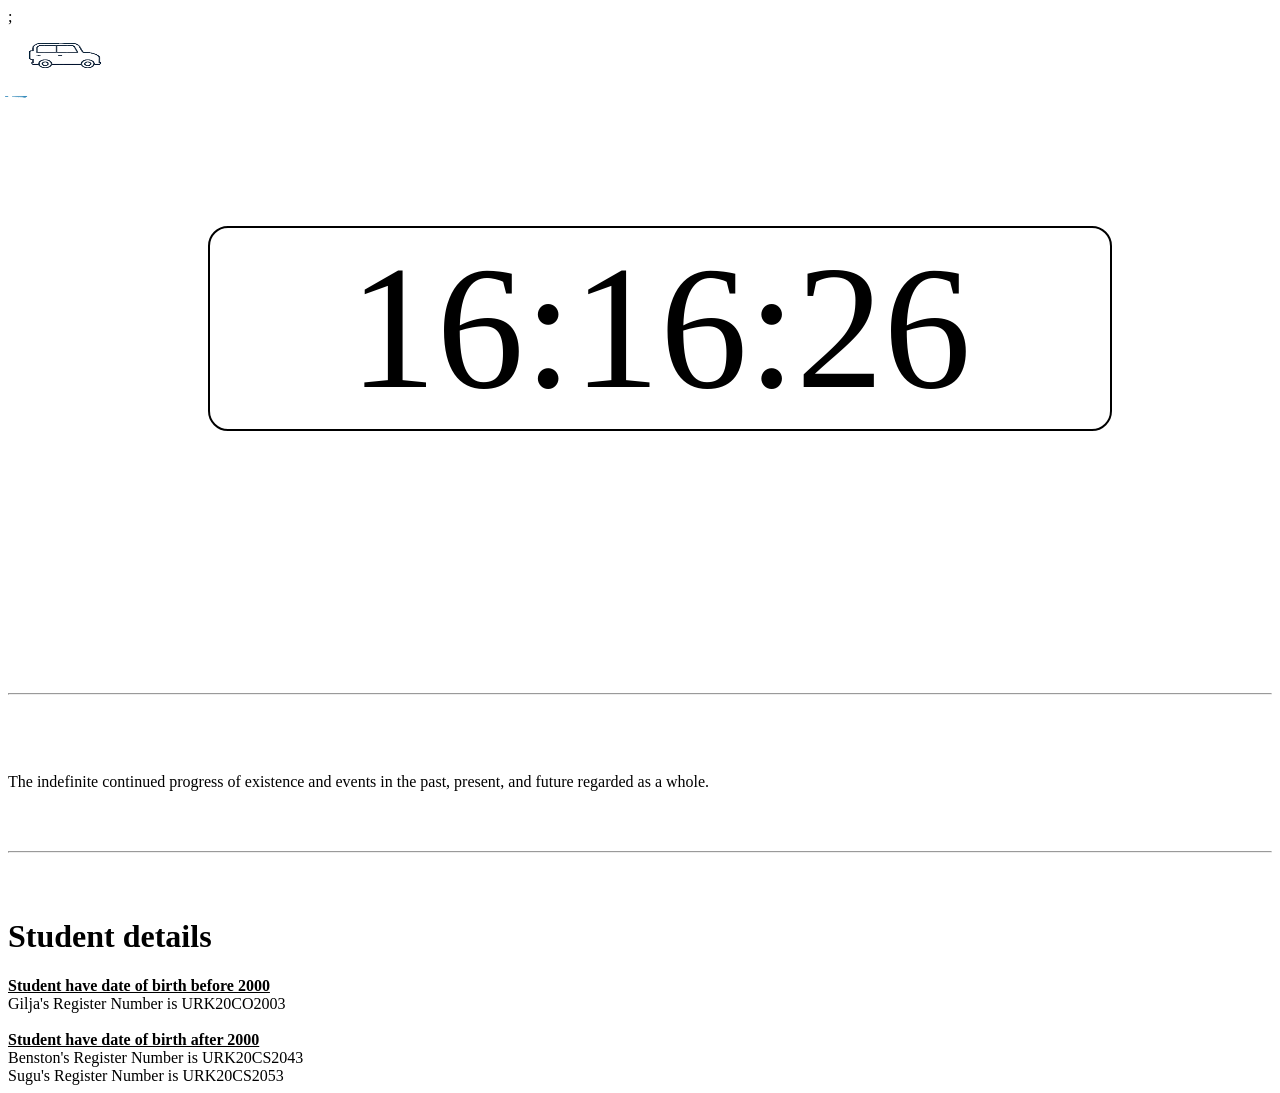
<file: Exp_6_timer.html>
<!DOCTYPE html>
<html lang="en">
<head>
<meta charset="UTF-8">
<meta http-equiv="X-UA-Compatible" content="IE=edge">
<meta name="viewport" content="width=device-width, initial-scale=1.0">
<title>Exercise 6 Clock</title>
<script src="sct.js"></script>
<script> 

setInterval(
function() {
    var randomColor = Math.floor(Math.random() * 16777215).toString(16);
    document.body.style.backgroundColor = "#" + randomColor;
  }, 9000);
  
  function change(lnk,evt)
            {
                if(evt.type == "mouseover")
                {
                    lnk.style.color = "white";
                    lnk.style.fontSize = "28px";
                }
                else if(evt.type == "mouseout")
                {
                    lnk.style.color = "blue";
                    lnk.style.fontSize = "20px";
                }
            }
 function changeImg(img,evt)
            {
                if(evt.type == "mouseover")
                {
                    img.style.height = "40px";
                    img.style.width = "30px";
                }
                else if(evt.type == "mouseout")
                {
                    img.style.height = "30px";
                    img.style.width = "20px";
                }
            }
  
  function Student_arr()
{
var Student = [{name : 'Gilja', r_num : 'URK20CO2003', dob : '11-Oct-1998'},{name : 'Benston',r_num : 'URK20CS2043',dob : '01-jun-2002'},{name : 'Sugu',r_num : 'URK20CS2053',dob : '08-nov-2002'}];
let text_before = " "
let text_after = " "
for(var i =0; i<Student.length;i++)
{
let nam = Student[i].name;
let reg = Student[i].r_num;
let d_o_b = Student[i].dob;
dob_slice = d_o_b.slice(7,11);
year = parseInt(dob_slice);
if(year < 2000)
{
text_before +=nam + "'s Register Number is " + reg+"<br>";
}
else if (year > 2000)
{
text_after +=nam + "'s Register Number is " + reg+"<br>";
}
}
document.getElementById('out_before').innerHTML ="<b><u>Student have date of birth before 2000</u></b><br>"+ text_before;
document.getElementById('out_after').innerHTML ="<br><b><u>Student have date of birth after 2000</u></b><br>"+ text_after;
}
  
</script>


<script src="https://ajax.googleapis.com/ajax/libs/jquery/3.6.0/jquery.min.js"></script>;
    <script>
        $(document).ready(function(){
             $(document).keydown(function(event){
                  event.preventDefault();
                  let key = event.which;  //37-left,38-up,39-right,40-down
                  let car = $('#car');
                  switch(key){
                      case 37:
                              car.css('transform','rotateY(180deg)')
                              car.animate({left:'-=5px'},1)
                              break;
                      case 38:
                              car.css('transform','rotate(270deg)')
                              car.animate({top:'-=5px'},1)
                              break;
                      case 39:
                              car.css('transform','rotate(0deg)')
                              car.animate({left:'+=5px'},1)
                              break;
                      case 40:
                              car.css('transform','rotate(90deg)')
                              car.animate({top:'+=5px'},1)
                              break;
                  }
             })
        })
    </script>


<link rel="stylesheet" href="clock.css">
</head>
<body onload="Student_arr()">
<div id="clock">12:00:00</div><br><br><br>
<hr>
<br><br><br>
				<asp:LinkButton ID="LinkButton1" runat="server" Font-Size ="20" onmouseover="change(this,event);" onmouseout="change(this,event);"><p>The indefinite continued progress of existence and events in the past, present, and future regarded as a whole.</p></asp:LinkButton>
                <asp:ImageButton ID="ImageButton1" runat="server"  ImageUrl ="~/images/1.JPG" onmouseover="changeImg(this,event);" onmouseout="changeImg(this,event);" />
<br><br><hr>
<div id="car" style="position:absolute;left:5px;top:20px; width:80px;height: 40px;">
        <img src="Carr.png" width="120" height="80">
     </div>

<br><br>
<h1>Student details</h1>
<div id="out_before"></div>
<div id="out_after"></div>

</body></html>
</file>
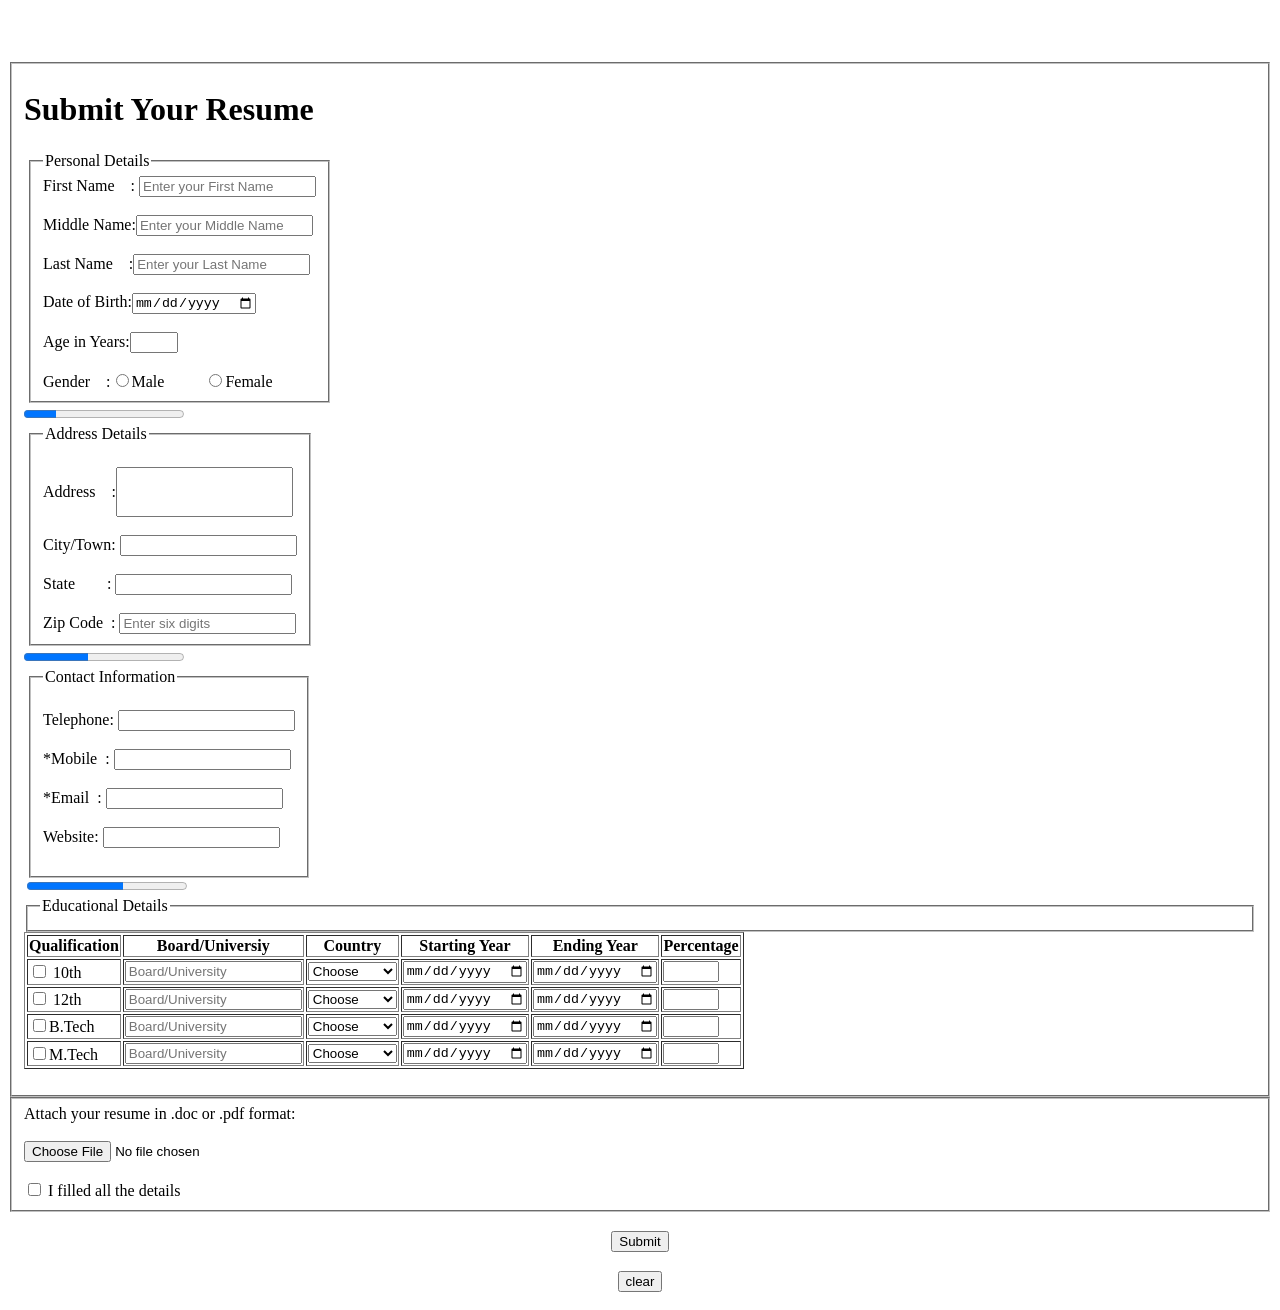
<file: Form_2.html>
<html>
<head><title>Form</title></head>
<style></style>
<body>
<br><br><br>
<fieldset>
<form>
<table>
<h1>Submit Your Resume</h1>
<tr><td>
<fieldset>
<legend>Personal Details</legend>
First Name&ensp;&ensp;: <input type="text" name="First Name" placeholder="Enter your First Name"><br><br>
Middle Name:<input type="text" name="Middle Name" placeholder="Enter your Middle Name"><br><br>
Last Name&ensp;&ensp;:<input type="text" name="last Name" placeholder="Enter your Last Name"><br><br>
Date of Birth:<input type="date" name="date"><br><br>
Age in Years:<input type="number" value="age" min="18" max="30"><br><br>
Gender&ensp;&ensp;:<input type="radio" name="Gender" value="Male">Male &emsp;&emsp;
<input type="radio" name="Gender" value="Female">Female
</fieldset></tr></td></table>
<label for="file"></label>
<progress id="file" value="20" max="100"> 20% out of 100 </progress>
<table><tr><td><fieldset>
<legend>Address Details</legend>
<br>
Address&emsp;:<input type="text" style="height: 50px;"><br><br>
City/Town: <input type="text" name="city"><br><br>
State&emsp;&emsp;: <input type="text" name="state"><br><br>
Zip Code&ensp;: <input type="text" name="zip" pattern ="[0-9]{6}" placeholder="Enter six digits">
</fieldset></td></tr></table>
<progress id="file" value="40" max="100"> 40% out of 100 </progress>

<table><tr><td><fieldset>
                                <legend>Contact Information</legend>
                                <br>
                                Telephone: <input type="text" name="tele"><br><br>
                                *Mobile&ensp;: <input type="text" name="mob"><br><br>
                                *Email&ensp;: <input type="text" name="email"><br><br>
                                Website: <input type="text" name="website"><br><br>
                            </fieldset>				<progress id="file" value="60" max="100"> 60% out of 100 </progress>
                    </td>
                </tr>
                    <table border="1">
					<fieldset><legend>Educational Details</legend>
                            <form action="one.htmlp">
                                <th>Qualification</th>
                                <th>Board/Universiy</th>
                                <th>Country</th>
                                <th>Starting Year</th>
                                <th>Ending Year</th>
                                <th>Percentage</th>
                            </form>
                       <tr>
                            <form action="one.htmlp">
                               <td><input type="checkbox" name="10th"> 10th</td>
                                <td><input type="text" name="qwe" placeholder="Board/University"> </td>
                                <td>
                                    <select name="country">
                                        <option value="" hidden>Choose</option>
                                        <option value="Kerala">Kerala</option>
                                        <option value="Tamil Nadu">Tamil Nadu</option>
                                        <option value="Karnadaka">Karnadaka</option>
                                        <option value="Delhi">Delhi</option> 
                                    </select>
                                </td>
                                <td><input type="date" name="sdate"></td>
                                <td><input type="date" name="edate"></td>
                                <td><input type="number" name="percentage" min="00" max="100"></td>
                            </form>
                        </tr>
                        <tr>
                            <form action="one.htmlp">
                                <td><input type="checkbox" name="10th"> 12th</td>
                                <td><input type="text" name="qwe" placeholder="Board/University"> </td>
                                <td>
                                    <select name="country">
                                        <option value="" hidden>Choose</option>
                                        <option value="Kerala">Kerala</option>
                                        <option value="Tamil Nadu">Tamil Nadu</option>
                                        <option value="Karnadaka">Karnadaka</option>
                                        <option value="Delhi">Delhi</option> 
                                    </select>
                                </td>
                                <td><input type="date" name="sdate"></td>
                                <td><input type="date" name="edate"></td>
                                <td><input type="number" name="percentage" min="00" max="100"></td>
                            </form>
                        </tr>
                        <tr>
                            <form action="one.htmlp">
                                <td><input type="checkbox" name="10th">B.Tech</td>
                                <td><input type="text" name="qwe" placeholder="Board/University"> </td>
                                <td>
                                    <select name="country">
                                        <option value="" hidden>Choose</option>
                                        <option value="Kerala">Kerala</option>
                                        <option value="Tamil Nadu">Tamil Nadu</option>
                                        <option value="Karnadaka">Karnadaka</option>
                                        <option value="Delhi">Delhi</option>  
                                    </select>
                                </td>
                                <td><input type="date" name="sdate"></td>
                                <td><input type="date" name="edate"></td>
                                <td><input type="number" name="percentage" min="00" max="100"></td>
                            </form>
                        </tr>
                        <tr>
                            <form action="one.htmlp">
                                <td><input type="checkbox" name="10th">M.Tech</td>
                                <td><input type="text" name="qwe" placeholder="Board/University"> </td>
                                <td>
                                    <select name="country">
                                        <option value="" hidden>Choose</option>
                                        <option value="Kerala">Kerala</option>
                                        <option value="Tamil Nadu">Tamil Nadu</option>
                                        <option value="Karnadaka">Karnadaka</option>
                                        <option value="Delhi">Delhi</option> 
                                    </select>
                                </td>
                                <td><input type="date" name="sdate"></td>
                                <td><input type="date" name="edate"></td>
                                <td><input type="number" name="percentage" min="00" max="100"></td>
                            </form>
                        </tr>
                    </table>
                </tr>
                <tr></fieldset>
                    <fieldset>
                        Attach your resume in .doc or .pdf format:<br><br>
                        <input type="File"><br><br>
                        <input type="checkbox" name="file"> I filled all the details
                    </fieldset>
                </tr>
                <tr>
                    <h3 align="center"><input type="submit" value="Submit"></h3>
                    <h3 align="center"><input type="reset" value="clear"></h3>
                </tr>
                    </table></table>
</form>
</fieldset>
</body>
</html>
</file>
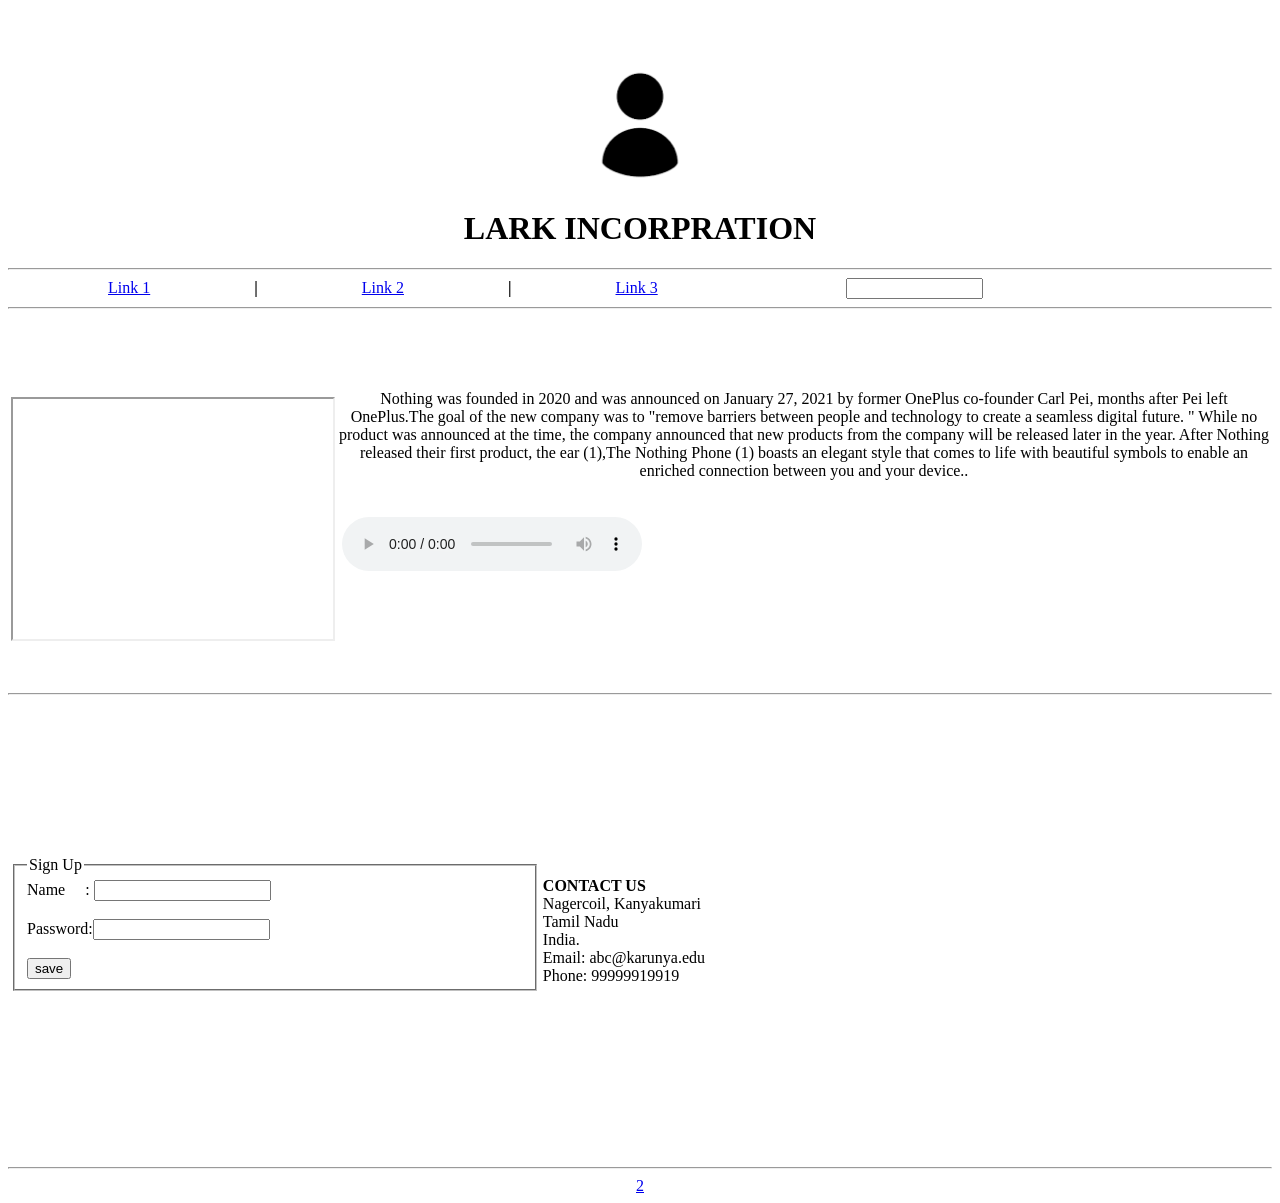
<file: Form_Exp_2.html>
<html>
<head><title>Form</title>
<style>
.center{
text-align:center}
.photo {
        display: block;
  margin-left: auto;
  margin-right: auto;
  width: 10%;}
  <!.s {border-style: solid;}
  .inset {border-style: inset;}>
  .s {
  line-height: 1.7;
  tab-size: 20;
}
.t{
text-align:center}
.v{
text-align:left}
.ad{
text-align:left}

.relative {

  left: 450px;
}
.fu{
left:1800px;}
.ad{
center:2800px;}
.bg{
align:center;}



</style>
</head>
<body>
<br><br><br>
<img src="[data-uri]" alt="Profile picture" align="middle" class="photo">
<span><h1 class="center">LARK INCORPRATION</h1></span>
<hr>

&emsp;&emsp;&emsp;&emsp;&emsp;&emsp;
<span class ="s"><a  href="Link.com">Link 1</a>
&emsp;&emsp;&emsp;&emsp;&emsp;&emsp;
<b>|</b>
&emsp;&emsp;&emsp;&emsp;&emsp;&emsp;
<a  href="pink.com">Link 2</a>
&emsp;&emsp;&emsp;&emsp;&emsp;&emsp;
<b>|</b>
&emsp;&emsp;&emsp;&emsp;&emsp;&emsp;
<a  href="Link.com">Link 3</a>
&emsp;&emsp;&emsp;&emsp;&emsp;&emsp;
</span>
&emsp;&emsp;&emsp;&emsp;&emsp;
<input type="text" name="Search" size="15">
<hr>
<br>
&emsp;&emsp;&emsp;
<table>
<tr><td>
<span class ="v"><iframe width="320" height="240" src="https://www.youtube.com/embed/YWV2XjoRKhk"></iframe></span></td>
<td><br>
<span class="t">
<p> Nothing was founded in 2020 and was announced on January 27, 2021 by former OnePlus co-founder Carl Pei, months after Pei left OnePlus.The goal of the new company was to "remove barriers between people and technology to create a seamless digital future.
" While no product was announced at the time, the company announced that new products from the company will be released later in the year.
After Nothing released their first product, the ear (1),The Nothing Phone (1) boasts an elegant style that comes to life with beautiful symbols to enable an enriched connection between you and your device..</p>
</span><br><!---</td></tr><tr><td></td><td>-->
<table>
<tr>
<th align="center">
<span>
<audio class="bg" controls>


<source src="C:\Users\Reliance Digital\Downloads\Owl City & Carly Rae Jepsen - Good Time (Official Instrumental).mp3" type="audio/mpeg">

Your browser does not support the audio element.

</audio></span>
</th>
</tr>
</table>
<br><br><br><br><br><br>
</td></tr></table>
<hr>
<table style="width: 2000">
<tr><td>
<form action="" method="post">
<fieldset>
	<legend>Sign Up</legend>
	Name   &emsp;: <input type="text" name="Username" required><br><br>
	Password:<input type="Password" name="pass"><br><br>
	<input type="submit" value="save">
	</fieldset>
	</form></td>
<td>
<span><div class ="relative">
<b>CONTACT US</b><br>
Nagercoil, Kanyakumari<br>Tamil Nadu<br>India.<br>
Email: abc@karunya.edu<br>
Phone: 99999919919
</div></span></td>
<td>
<map align ='right' name="planet">
<span class="fu"><iframe src="https://www.google.com/maps/embed?pb=!1m18!1m12!1m3!1d15669.859035969748!2d76.7451837!3d10.92822255!2m3!1f0!2f0!3f0!3m2!1i1024!2i768!4f13.1!3m3!1m2!1s0x3ba866bd6aaaaaab%3A0xc650b8a75e7b51f0!2sKarunya%20Institute%20of%20Technology%20and%20Sciences%20(Deemed%20University)!5e0!3m2!1sen!2sin!4v1659006292941!5m2!1sen!2sin" width="600" height="450" style="border:0;" allowfullscreen="" loading="lazy" referrerpolicy="no-referrer-when-downgrade"></iframe>
</span>
</map>
</td>
</tr>
</table>
<hr>
<center><a href = "file:///D:/Sem_5/Web%20Technology/Form_2.html">2</a></center>
</body>
</html>
</file>
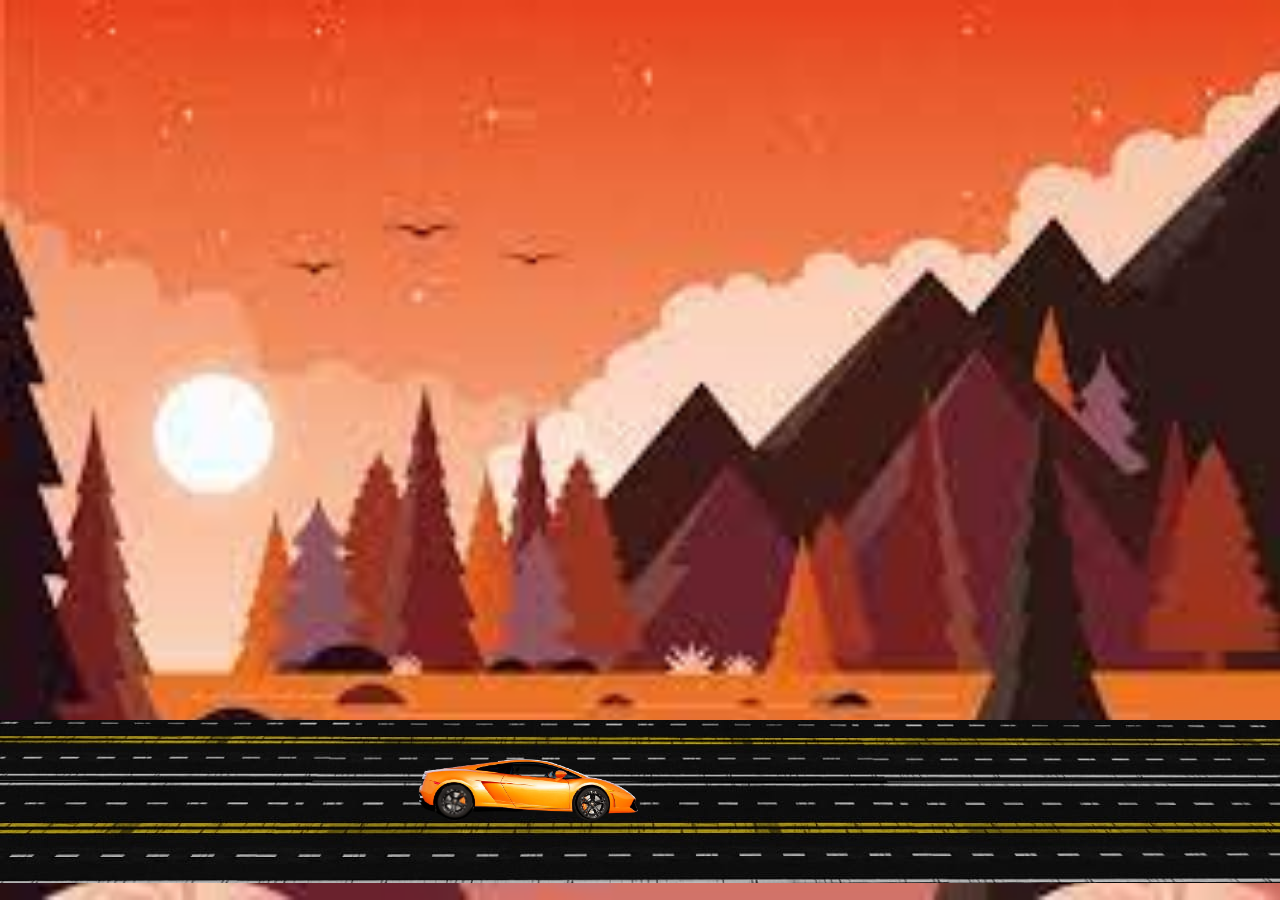
<file: Car/car.html>
<!DOCTYPE html>
<html lang="en">
<head>
    <meta charset="UTF-8">
    <meta name="viewport" content=
      "width=device-width, initial-scale=1.0">
    <title>Lamborghini car animation</title>
    <link rel="stylesheet" href="style.css">
    <script src="script.js"></script>
</head>
<body>
    <div class="sky">
        <div class="tree"></div>
        <div class="track"></div>
        <div class="car"></div>
        <div class=" wheel wheel1"></div>
        <div class="wheel wheel2"></div>
    </div>
</body>
</html>
</file>
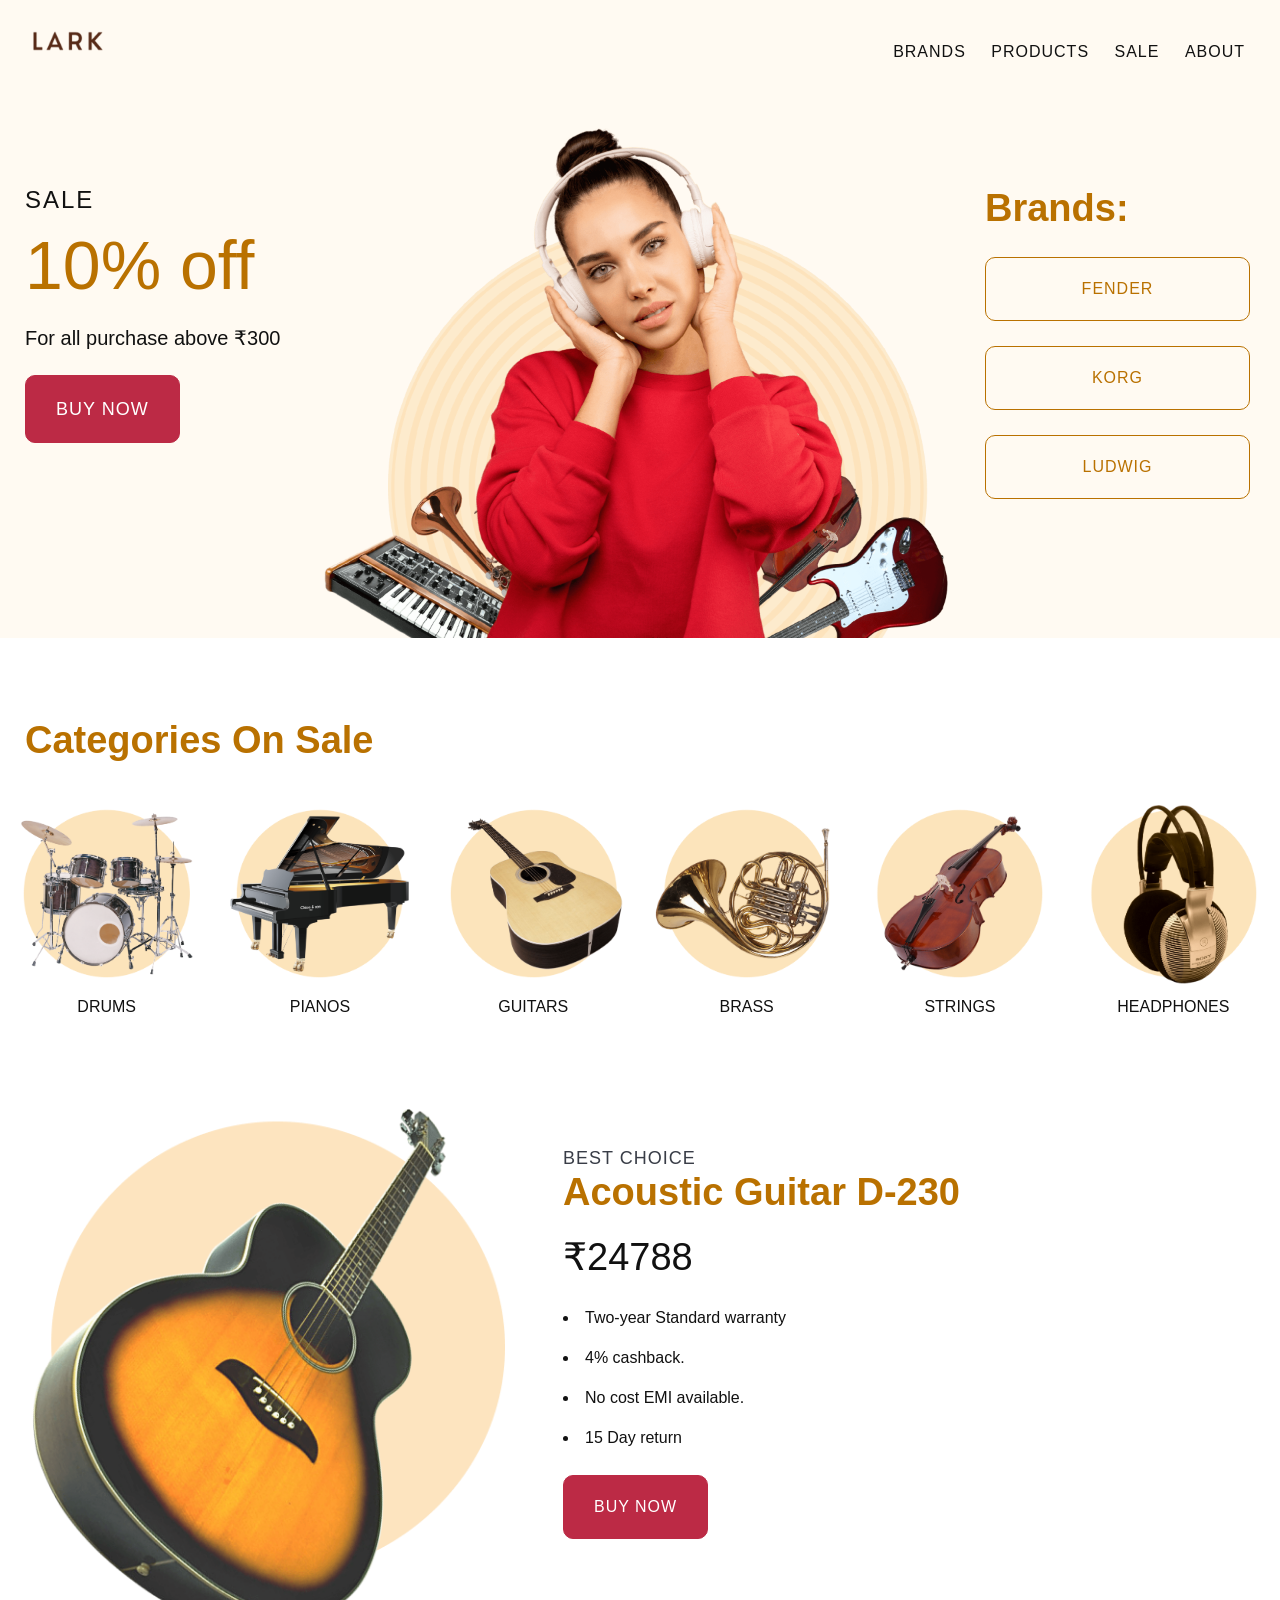
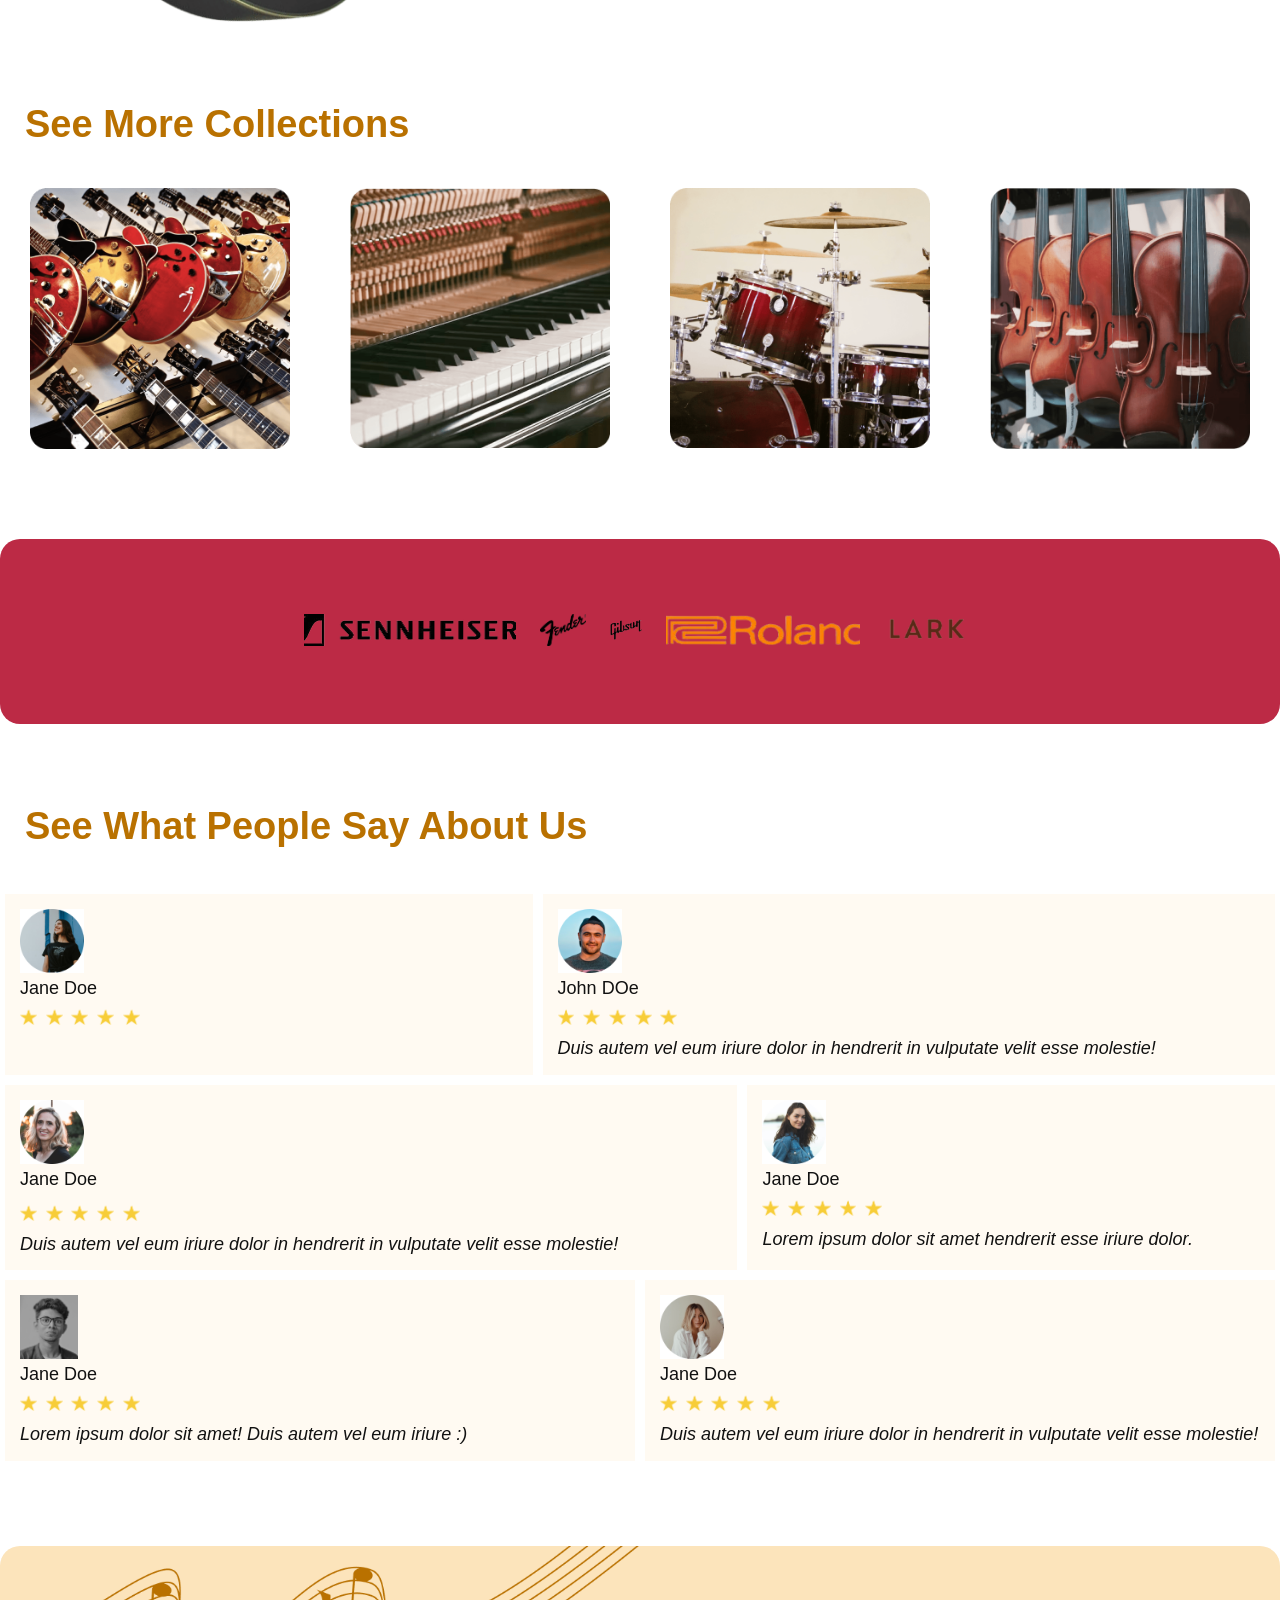
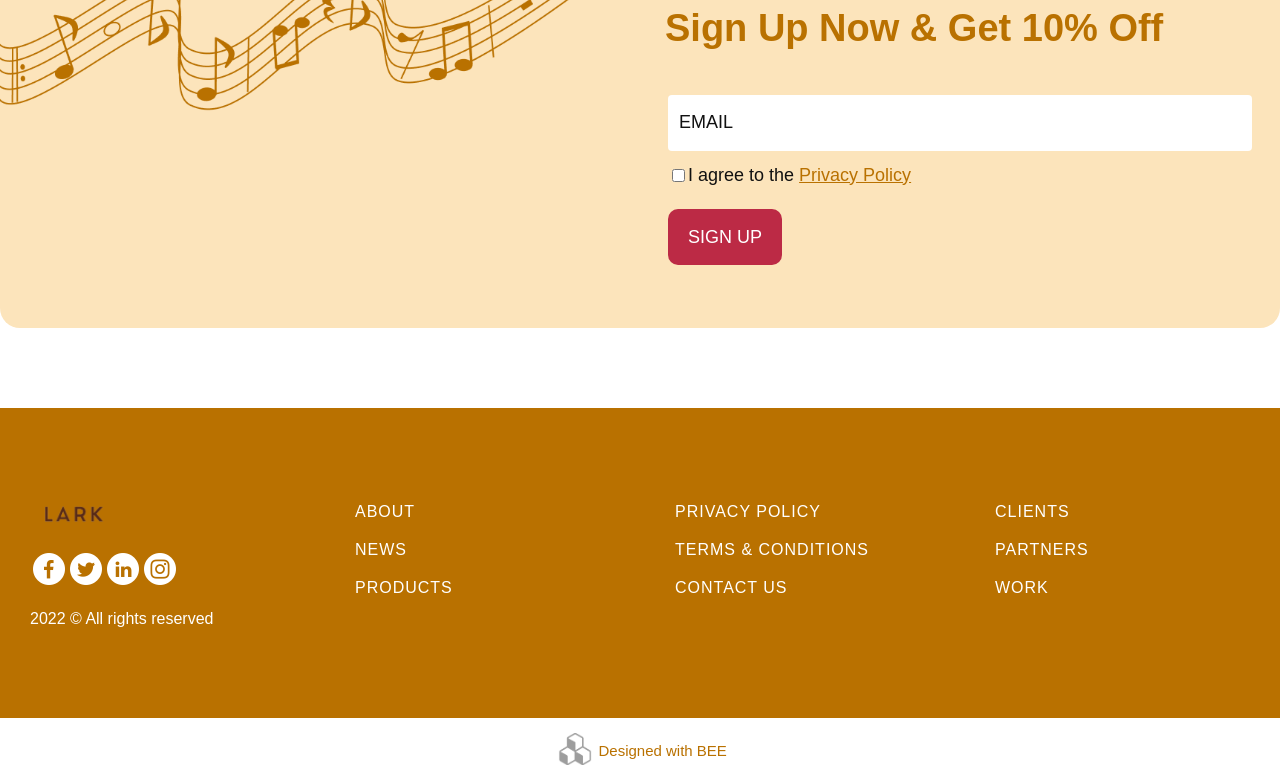
<file: Experiment_9_Angular/Webpage.html>
<!DOCTYPE html>

<html>
<head>
<title></title>
<meta charset="utf-8"/>
<meta content="width=device-width" name="viewport"/>
<style>
		.bee-row,
		.bee-row-content {
			position: relative
		}

		.bee-form .bee-form-row .bee-field button {
			font-size: inherit;
			font-family: inherit
		}

		.bee-button .content,
		.bee-icon .bee-icon-label-bottom,
		.bee-row-5 .bee-col-1 .bee-block-2,
		.bee-row-5 .bee-col-2 .bee-block-2,
		.bee-row-5 .bee-col-3 .bee-block-2,
		.bee-row-5 .bee-col-4 .bee-block-2,
		.bee-row-5 .bee-col-5 .bee-block-2,
		.bee-row-5 .bee-col-6 .bee-block-2 {
			text-align: center
		}

		.bee-row-17,
		.bee-row-17 .bee-row-content {
			background-size: auto;
			background-repeat: no-repeat
		}

		body {
			background-color: transparent;
			color: #000;
			font-family: Montserrat, Trebuchet MS, Lucida Grande, Lucida Sans Unicode, Lucida Sans, Tahoma, sans-serif
		}

		.bee-row-13 .bee-col-1 .bee-block-3 a,
		.bee-row-13 .bee-col-2 .bee-block-3 a,
		.bee-row-14 .bee-col-1 .bee-block-3 a,
		.bee-row-14 .bee-col-2 .bee-block-3 a,
		.bee-row-15 .bee-col-1 .bee-block-3 a,
		.bee-row-15 .bee-col-2 .bee-block-3 a,
		.bee-row-3 .bee-col-1 .bee-block-2 a,
		.bee-row-3 .bee-col-1 .bee-block-3 a,
		.bee-row-7 .bee-col-2 .bee-block-1 a,
		.bee-row-7 .bee-col-2 .bee-block-3 a,
		a {
			color: #b97100
		}

		* {
			box-sizing: border-box
		}

		body,
		h1,
		h2,
		p {
			margin: 0
		}

		.bee-menu .bee-hamburger-trigger {
			display: none
		}

		.bee-row-content {
			max-width: 1280px;
			margin: 0 auto;
			display: flex
		}

		.bee-row-content.reverse,
		.bee-row-content.reverse .bee-col {
			-moz-transform: scale(1, -1);
			-webkit-transform: scale(1, -1);
			-o-transform: scale(1, -1);
			-ms-transform: scale(1, -1);
			transform: scale(1, -1)
		}

		.bee-row-content .bee-col-w2 {
			flex-basis: 17%
		}

		.bee-row-content .bee-col-w3 {
			flex-basis: 25%
		}

		.bee-row-content .bee-col-w5 {
			flex-basis: 42%
		}

		.bee-row-content .bee-col-w6 {
			flex-basis: 50%
		}

		.bee-row-content .bee-col-w7 {
			flex-basis: 58%
		}

		.bee-row-17 .bee-col-2 .bee-block-2 div.label:not(.inline),
		.bee-row-17 .bee-col-2 .bee-block-2 label:not(.inline),
		.bee-row-content .bee-col-w12 {
			flex-basis: 100%
		}

		.bee-button a,
		.bee-icon .bee-icon-label-bottom a,
		.bee-icon .bee-icon-label-right a,
		.bee-menu ul li a {
			text-decoration: none
		}

		.bee-image {
			overflow: auto
		}

		.bee-image .bee-center {
			margin: 0 auto
		}

		.bee-row-17 .bee-col-1 .bee-block-1,
		.bee-row-17 .bee-col-2 .bee-block-2 .bee-form-row:not(.bee-sidelabel) input:not([type=checkbox]):not([type=radio]),
		.bee-row-3 .bee-col-2 .bee-block-1,
		.bee-row-7 .bee-col-1 .bee-block-1,
		.bee-row-9 .bee-col-1 .bee-block-1,
		.bee-row-9 .bee-col-2 .bee-block-1,
		.bee-row-9 .bee-col-3 .bee-block-1,
		.bee-row-9 .bee-col-4 .bee-block-1 {
			width: 100%
		}

		.bee-form .bee-form-row .bee-field {
			padding: 3px;
			display: flex;
			flex: 1;
			flex-wrap: wrap;
			align-items: center
		}

		.bee-form .bee-form-row .bee-field.bee-inline-field {
			flex-wrap: nowrap;
			align-items: flex-start
		}

		.bee-form .bee-form-row .bee-field input:not([type=checkbox]):not([type=radio]) {
			flex-grow: 1;
			font-family: inherit;
			font-size: inherit
		}

		.bee-form .bee-form-row .bee-field input[type=checkbox]:not(:first-of-type) {
			margin-left: 15px
		}

		.bee-form .bee-form-row .bee-field .bee-button-container {
			flex-grow: 1
		}

		.bee-form input[type=color] {
			border: none;
			height: 38px
		}

		.bee-form input[type=color]::-webkit-color-swatch-wrapper {
			margin: 0;
			padding: 2px
		}

		.bee-list ul,
		.bee-menu ul {
			margin: 0;
			padding: 0
		}

		.bee-form input[type=color]::-webkit-color-swatch {
			margin: 0;
			padding: 0
		}

		.bee-icon {
			display: inline-block;
			vertical-align: middle
		}

		.bee-icon .bee-content {
			display: flex;
			align-items: center
		}

		.bee-image img {
			display: block;
			width: 100%
		}

		.bee-menu .bee-hamburger-controls {
			cursor: pointer;
			display: inline-block;
			position: relative
		}

		.bee-menu .bee-hamburger-controls span {
			display: block;
			position: absolute;
			top: 50%;
			left: 50%;
			background-size: 100%;
			background-repeat: no-repeat;
			transition: .12s ease-in-out
		}

		.bee-menu ul {
			list-style-type: none
		}

		.bee-menu ul.bee-horizontal li {
			display: inline-block
		}

		.bee-social .icon img {
			max-height: 32px
		}

		.bee-paragraph {
			overflow-wrap: anywhere
		}

		.bee-row-1,
		.bee-row-2,
		.bee-row-3 {
			background-color: #fffaf2;
			background-repeat: no-repeat
		}

		.bee-row-1 .bee-row-content,
		.bee-row-10 .bee-row-content,
		.bee-row-12 .bee-row-content,
		.bee-row-16 .bee-row-content,
		.bee-row-18 .bee-row-content,
		.bee-row-19 .bee-row-content,
		.bee-row-2 .bee-row-content,
		.bee-row-20 .bee-row-content,
		.bee-row-21 .bee-row-content,
		.bee-row-3 .bee-row-content,
		.bee-row-4 .bee-row-content,
		.bee-row-5 .bee-row-content,
		.bee-row-6 .bee-row-content,
		.bee-row-7 .bee-row-content,
		.bee-row-8 .bee-row-content,
		.bee-row-9 .bee-row-content {
			background-repeat: no-repeat;
			border-radius: 0;
			color: #000
		}

		.bee-row-1 .bee-col-1,
		.bee-row-1 .bee-col-2 {
			padding: 20px 30px
		}

		.bee-row-1 .bee-col-1 .bee-block-1,
		.bee-row-20 .bee-col-1 .bee-block-1 {
			color: #000;
			font-family: inherit;
			font-size: 14px;
			text-align: left
		}

		.bee-row-1 .bee-col-2 .bee-block-1 {
			color: #111;
			font-family: inherit;
			font-size: 16px;
			letter-spacing: 1px;
			text-align: right
		}

		.bee-row-12 .bee-col-1,
		.bee-row-3 .bee-col-1,
		.bee-row-3 .bee-col-3 {
			padding: 60px 30px 40px
		}

		.bee-row-17 .bee-col-2 .bee-block-1,
		.bee-row-3 .bee-col-1 .bee-block-1,
		.bee-row-3 .bee-col-3 .bee-block-1,
		.bee-row-7 .bee-col-2 .bee-block-2 {
			text-align: center;
			width: 100%
		}

		.bee-row-20 .bee-col-1 .bee-block-3,
		.bee-row-3 .bee-col-1 .bee-block-2 {
			padding-top: 10px
		}

		.bee-row-3 .bee-col-1 .bee-block-3,
		.bee-row-7 .bee-col-2 .bee-block-3 {
			padding-top: 20px
		}

		.bee-row-3 .bee-col-1 .bee-block-4,
		.bee-row-7 .bee-col-2 .bee-block-5 {
			padding-top: 25px;
			text-align: left
		}

		.bee-row-3 .bee-col-3 .bee-block-2,
		.bee-row-3 .bee-col-3 .bee-block-3,
		.bee-row-3 .bee-col-3 .bee-block-4 {
			padding-top: 25px;
			text-align: center
		}

		.bee-row-10,
		.bee-row-11,
		.bee-row-12,
		.bee-row-13,
		.bee-row-14,
		.bee-row-15,
		.bee-row-16,
		.bee-row-18,
		.bee-row-22,
		.bee-row-4,
		.bee-row-5,
		.bee-row-6,
		.bee-row-7,
		.bee-row-8,
		.bee-row-9 {
			background-repeat: no-repeat
		}

		.bee-row-4 .bee-col-1,
		.bee-row-8 .bee-col-1 {
			padding: 60px 30px 30px
		}

		.bee-row-12 .bee-col-1 .bee-block-1,
		.bee-row-4 .bee-col-1 .bee-block-1,
		.bee-row-8 .bee-col-1 .bee-block-1 {
			padding-top: 20px;
			text-align: center;
			width: 100%
		}

		.bee-row-22 .bee-col-1,
		.bee-row-5 .bee-col-1,
		.bee-row-5 .bee-col-2,
		.bee-row-5 .bee-col-3,
		.bee-row-5 .bee-col-4,
		.bee-row-5 .bee-col-5,
		.bee-row-5 .bee-col-6 {
			padding-bottom: 5px;
			padding-top: 5px
		}

		.bee-row-5 .bee-col-1 .bee-block-1,
		.bee-row-5 .bee-col-2 .bee-block-1,
		.bee-row-5 .bee-col-3 .bee-block-1,
		.bee-row-5 .bee-col-4 .bee-block-1,
		.bee-row-5 .bee-col-5 .bee-block-1,
		.bee-row-5 .bee-col-6 .bee-block-1 {
			padding-left: 10px;
			padding-right: 10px;
			width: 100%
		}

		.bee-row-7 .bee-col-1 {
			padding-left: 30px;
			padding-right: 30px
		}

		.bee-row-7 .bee-col-2 {
			padding: 40px 30px
		}

		.bee-row-7 .bee-col-2 .bee-block-4 {
			padding-top: 25px
		}

		.bee-row-9 .bee-col-1,
		.bee-row-9 .bee-col-2,
		.bee-row-9 .bee-col-3,
		.bee-row-9 .bee-col-4 {
			padding: 10px 30px
		}

		.bee-row-11 .bee-row-content {
			background-color: #bc2a45;
			background-repeat: no-repeat;
			border-radius: 20px;
			color: #000
		}

		.bee-row-11 .bee-col-1,
		.bee-row-17 .bee-col-2 {
			padding: 60px 30px
		}

		.bee-row-11 .bee-col-1 .bee-block-1 {
			color: #000;
			font-family: inherit;
			font-size: 14px;
			text-align: center
		}

		.bee-row-13 .bee-row-content,
		.bee-row-14 .bee-row-content,
		.bee-row-15 .bee-row-content {
			background-color: #fffaf2;
			background-repeat: no-repeat;
			border-radius: 0;
			color: #000
		}

		.bee-row-13 .bee-col-1,
		.bee-row-13 .bee-col-2,
		.bee-row-14 .bee-col-1,
		.bee-row-14 .bee-col-2,
		.bee-row-15 .bee-col-1,
		.bee-row-15 .bee-col-2 {
			border-bottom: 5px solid #fff;
			border-left: 5px solid #fff;
			border-right: 5px solid #fff;
			border-top: 5px solid #fff;
			padding: 15px
		}

		.bee-row-13 .bee-col-1 .bee-block-1,
		.bee-row-13 .bee-col-2 .bee-block-1,
		.bee-row-14 .bee-col-1 .bee-block-1,
		.bee-row-14 .bee-col-2 .bee-block-1,
		.bee-row-15 .bee-col-1 .bee-block-1,
		.bee-row-15 .bee-col-2 .bee-block-1 {
			color: #111;
			font-family: inherit;
			font-size: 18px;
			text-align: left
		}

		.bee-row-13 .bee-col-1 .bee-block-2,
		.bee-row-13 .bee-col-2 .bee-block-2,
		.bee-row-14 .bee-col-2 .bee-block-2,
		.bee-row-15 .bee-col-1 .bee-block-2,
		.bee-row-15 .bee-col-2 .bee-block-2 {
			color: #000;
			font-family: inherit;
			font-size: 14px;
			padding-top: 5px;
			text-align: left
		}

		.bee-row-13 .bee-col-1 .bee-block-3,
		.bee-row-13 .bee-col-2 .bee-block-3,
		.bee-row-14 .bee-col-1 .bee-block-3,
		.bee-row-14 .bee-col-2 .bee-block-3,
		.bee-row-15 .bee-col-1 .bee-block-3,
		.bee-row-15 .bee-col-2 .bee-block-3 {
			padding-top: 5px
		}

		.bee-row-14 .bee-col-1 .bee-block-2 {
			color: #000;
			font-family: inherit;
			font-size: 14px;
			padding-top: 10px;
			text-align: left
		}

		.bee-row-17 .bee-row-content {
			background-color: #fce4bb;
			border-radius: 20px;
			color: #000
		}

		@media (max-width:1300px) {

			.bee-row-1 .bee-col-1,
			.bee-row-1 .bee-col-2 {
				padding: 20px 25px !important
			}

			.bee-row-12 .bee-col-1,
			.bee-row-3 .bee-col-1 {
				padding: 60px 25px 40px !important
			}

			.bee-row-3 .bee-col-3 {
				padding: 60px 30px 40px 25px !important
			}

			.bee-row-4 .bee-col-1,
			.bee-row-8 .bee-col-1 {
				padding: 60px 25px 30px !important
			}

			.bee-row-7 .bee-col-1 {
				padding: 0 25px !important
			}

			.bee-row-7 .bee-col-2 {
				padding: 40px 25px !important
			}

			.bee-row-9 .bee-col-1,
			.bee-row-9 .bee-col-2,
			.bee-row-9 .bee-col-3,
			.bee-row-9 .bee-col-4 {
				padding: 10px 25px !important
			}

			.bee-row-11 .bee-col-1 {
				padding: 60px 20px !important
			}

			.bee-row-17 .bee-col-2 {
				padding: 60px 25px !important
			}
		}

		.bee-row-17 .bee-col-2 .bee-block-2 {
			font-family: inherit;
			font-size: 18px;
			padding-top: 40px;
			text-align: left
		}

		.bee-row-19,
		.bee-row-20,
		.bee-row-21 {
			background-color: #b97100;
			background-repeat: no-repeat
		}

		.bee-row-20 .bee-col-1 {
			padding: 25px 30px 30px
		}

		.bee-row-20 .bee-col-1 .bee-block-2 {
			padding-bottom: 10px;
			padding-top: 15px;
			text-align: left
		}

		.bee-row-20 .bee-col-2,
		.bee-row-20 .bee-col-3,
		.bee-row-20 .bee-col-4 {
			padding: 30px
		}

		.bee-row-20 .bee-col-2 .bee-block-1,
		.bee-row-20 .bee-col-3 .bee-block-1,
		.bee-row-20 .bee-col-4 .bee-block-1 {
			color: #fff;
			font-family: inherit;
			font-size: 16px;
			letter-spacing: 1px;
			text-align: left
		}

		.bee-row-22 .bee-row-content {
			background-repeat: no-repeat;
			color: #000
		}

		.bee-row-22 .bee-col-1 .bee-block-1 {
			color: #9d9d9d;
			font-family: inherit;
			font-size: 15px;
			padding-bottom: 5px;
			padding-top: 5px;
			text-align: center
		}

		.bee-row-3 .bee-col-1 .bee-block-2,
		.bee-row-3 .bee-col-1 .bee-block-3 {
			letter-spacing: 0;
			text-align: left;
			direction: ltr;
			font-weight: 400;
			line-height: 120%
		}

		.bee-row-3 .bee-col-1 .bee-block-3 {
			color: #111;
			font-size: 20px
		}

		.bee-row-13 .bee-col-1 .bee-block-3 p:not(:last-child),
		.bee-row-13 .bee-col-2 .bee-block-3 p:not(:last-child),
		.bee-row-14 .bee-col-1 .bee-block-3 p:not(:last-child),
		.bee-row-14 .bee-col-2 .bee-block-3 p:not(:last-child),
		.bee-row-15 .bee-col-1 .bee-block-3 p:not(:last-child),
		.bee-row-15 .bee-col-2 .bee-block-3 p:not(:last-child),
		.bee-row-20 .bee-col-1 .bee-block-3 p:not(:last-child),
		.bee-row-3 .bee-col-1 .bee-block-2 p:not(:last-child),
		.bee-row-3 .bee-col-1 .bee-block-3 p:not(:last-child),
		.bee-row-7 .bee-col-2 .bee-block-3 p:not(:last-child),
		.bee-row-7 .bee-col-2 .bee-block-4 li:not(:last-child) {
			margin-bottom: 16px
		}

		.bee-row-3 .bee-col-1 .bee-block-2 {
			color: #b97100;
			font-family: "Abril Fatface", Arial, "Helvetica Neue", Helvetica, sans-serif;
			font-size: 68px
		}

		.bee-row-1 .bee-col-2 .bee-block-1 li {
			padding: 5px 10px
		}

		.bee-row-1 .bee-col-2 .bee-block-1 li a {
			color: #111
		}

		.bee-row-1 .bee-col-1 .bee-block-1 .bee-icon-image,
		.bee-row-20 .bee-col-1 .bee-block-1 .bee-icon-image {
			padding: 5px
		}

		.bee-row-1 .bee-col-1 .bee-block-1 .bee-icon:not(.bee-icon-first) .bee-content,
		.bee-row-11 .bee-col-1 .bee-block-1 .bee-icon:not(.bee-icon-first) .bee-content,
		.bee-row-13 .bee-col-1 .bee-block-1 .bee-icon:not(.bee-icon-first) .bee-content,
		.bee-row-13 .bee-col-1 .bee-block-2 .bee-icon:not(.bee-icon-first) .bee-content,
		.bee-row-13 .bee-col-2 .bee-block-1 .bee-icon:not(.bee-icon-first) .bee-content,
		.bee-row-13 .bee-col-2 .bee-block-2 .bee-icon:not(.bee-icon-first) .bee-content,
		.bee-row-14 .bee-col-1 .bee-block-1 .bee-icon:not(.bee-icon-first) .bee-content,
		.bee-row-14 .bee-col-1 .bee-block-2 .bee-icon:not(.bee-icon-first) .bee-content,
		.bee-row-14 .bee-col-2 .bee-block-1 .bee-icon:not(.bee-icon-first) .bee-content,
		.bee-row-14 .bee-col-2 .bee-block-2 .bee-icon:not(.bee-icon-first) .bee-content,
		.bee-row-15 .bee-col-1 .bee-block-1 .bee-icon:not(.bee-icon-first) .bee-content,
		.bee-row-15 .bee-col-1 .bee-block-2 .bee-icon:not(.bee-icon-first) .bee-content,
		.bee-row-15 .bee-col-2 .bee-block-1 .bee-icon:not(.bee-icon-first) .bee-content,
		.bee-row-15 .bee-col-2 .bee-block-2 .bee-icon:not(.bee-icon-first) .bee-content,
		.bee-row-20 .bee-col-1 .bee-block-1 .bee-icon:not(.bee-icon-first) .bee-content,
		.bee-row-22 .bee-col-1 .bee-block-1 .bee-icon:not(.bee-icon-first) .bee-content {
			margin-left: 0
		}

		.bee-row-1 .bee-col-1 .bee-block-1 .bee-icon::not(.bee-icon-last) .bee-content {
			margin-right: 0
		}

		.bee-row-7 .bee-col-2 .bee-block-1 {
			color: #393d47;
			direction: ltr;
			font-size: 18px;
			font-weight: 400;
			letter-spacing: 1px;
			line-height: 120%;
			text-align: left
		}

		.bee-row-20 .bee-col-1 .bee-block-3,
		.bee-row-7 .bee-col-2 .bee-block-3,
		.bee-row-7 .bee-col-2 .bee-block-4 {
			direction: ltr;
			font-weight: 400;
			letter-spacing: 0;
			text-align: left
		}

		.bee-row-7 .bee-col-2 .bee-block-1 p:not(:last-child) {
			margin-bottom: 18px
		}

		.bee-row-7 .bee-col-2 .bee-block-3 {
			color: #111;
			font-size: 38px;
			line-height: 120%
		}

		.bee-row-7 .bee-col-2 .bee-block-4 {
			color: #111;
			font-size: 16px;
			line-height: 150%
		}

		.bee-row-7 .bee-col-2 .bee-block-4 ul {
			list-style-type: revert;
			list-style-position: inside
		}

		.bee-row-7 .bee-col-2 .bee-block-4 li ul {
			margin-top: 16px
		}

		.bee-row-20 .bee-col-1 .bee-block-3 a,
		.bee-row-7 .bee-col-2 .bee-block-4 li a {
			color: #8a3b8f
		}

		.bee-row-7 .bee-col-2 .bee-block-4 li li {
			margin-left: 30px
		}

		.bee-row-13 .bee-col-1 .bee-block-3,
		.bee-row-13 .bee-col-2 .bee-block-3,
		.bee-row-14 .bee-col-1 .bee-block-3,
		.bee-row-14 .bee-col-2 .bee-block-3,
		.bee-row-15 .bee-col-1 .bee-block-3,
		.bee-row-15 .bee-col-2 .bee-block-3 {
			color: #111;
			direction: ltr;
			font-size: 18px;
			font-weight: 400;
			letter-spacing: 0;
			line-height: 120%;
			text-align: left
		}

		.bee-row-13 .bee-col-1 .bee-block-1 .bee-icon-image,
		.bee-row-13 .bee-col-2 .bee-block-1 .bee-icon-image,
		.bee-row-14 .bee-col-1 .bee-block-1 .bee-icon-image,
		.bee-row-14 .bee-col-2 .bee-block-1 .bee-icon-image,
		.bee-row-15 .bee-col-1 .bee-block-1 .bee-icon-image,
		.bee-row-15 .bee-col-2 .bee-block-1 .bee-icon-image {
			padding: 0
		}

		.bee-row-13 .bee-col-1 .bee-block-1 .bee-icon::not(.bee-icon-last) .bee-content {
			margin-right: 0
		}

		.bee-row-13 .bee-col-1 .bee-block-2 .bee-icon-image,
		.bee-row-13 .bee-col-2 .bee-block-2 .bee-icon-image,
		.bee-row-14 .bee-col-1 .bee-block-2 .bee-icon-image,
		.bee-row-14 .bee-col-2 .bee-block-2 .bee-icon-image,
		.bee-row-15 .bee-col-1 .bee-block-2 .bee-icon-image,
		.bee-row-15 .bee-col-2 .bee-block-2 .bee-icon-image {
			padding: 5px 5px 5px 0
		}

		.bee-row-13 .bee-col-2 .bee-block-2 .bee-icon::not(.bee-icon-last) .bee-content {
			margin-right: 0
		}

		.bee-row-14 .bee-col-1 .bee-block-2 .bee-icon::not(.bee-icon-last) .bee-content {
			margin-right: 0
		}

		.bee-row-14 .bee-col-2 .bee-block-1 .bee-icon::not(.bee-icon-last) .bee-content {
			margin-right: 0
		}

		.bee-row-14 .bee-col-1 .bee-block-1 .bee-icon::not(.bee-icon-last) .bee-content {
			margin-right: 0
		}

		.bee-row-13 .bee-col-1 .bee-block-2 .bee-icon::not(.bee-icon-last) .bee-content {
			margin-right: 0
		}

		.bee-row-14 .bee-col-2 .bee-block-2 .bee-icon::not(.bee-icon-last) .bee-content {
			margin-right: 0
		}

		.bee-row-15 .bee-col-1 .bee-block-1 .bee-icon::not(.bee-icon-last) .bee-content {
			margin-right: 0
		}

		.bee-row-13 .bee-col-2 .bee-block-1 .bee-icon::not(.bee-icon-last) .bee-content {
			margin-right: 0
		}

		.bee-row-15 .bee-col-1 .bee-block-2 .bee-icon::not(.bee-icon-last) .bee-content {
			margin-right: 0
		}

		.bee-row-15 .bee-col-2 .bee-block-2 .bee-icon::not(.bee-icon-last) .bee-content {
			margin-right: 0
		}

		.bee-row-15 .bee-col-2 .bee-block-1 .bee-icon::not(.bee-icon-last) .bee-content {
			margin-right: 0
		}

		.bee-row-20 .bee-col-1 .bee-block-1 .bee-icon::not(.bee-icon-last) .bee-content {
			margin-right: 0
		}

		.bee-row-20 .bee-col-2 .bee-block-1 li,
		.bee-row-20 .bee-col-3 .bee-block-1 li,
		.bee-row-20 .bee-col-4 .bee-block-1 li {
			padding: 5px 5px 15px
		}

		.bee-row-20 .bee-col-2 .bee-block-1 li a,
		.bee-row-20 .bee-col-3 .bee-block-1 li a,
		.bee-row-20 .bee-col-4 .bee-block-1 li a {
			color: #fff
		}

		.bee-row-20 .bee-col-1 .bee-block-3 {
			color: #fff;
			font-size: 16px;
			line-height: 120%
		}

		.bee-row-11 .bee-col-1 .bee-block-1 .bee-icon-image {
			padding: 15px 10px
		}

		.bee-row-11 .bee-col-1 .bee-block-1 .bee-icon::not(.bee-icon-last) .bee-content {
			margin-right: 0
		}

		.bee-row-22 .bee-col-1 .bee-block-1 .bee-icon-image {
			padding: 5px 6px 5px 5px
		}

		.bee-row-22 .bee-col-1 .bee-block-1 .bee-icon::not(.bee-icon-last) .bee-content {
			margin-right: 0
		}

		.bee-row-17 .bee-col-2 .bee-block-2 {
			text-align: "left"
		}

		.bee-row-17 .bee-col-2 .bee-block-2 form {
			display: inline-block;
			width: 100%
		}

		.bee-row-17 .bee-col-2 .bee-block-2 div.label,
		.bee-row-17 .bee-col-2 .bee-block-2 label {
			color: #111;
			letter-spacing: normal;
			line-height: 200%;
			text-align: left;
			display: block
		}

		.bee-row-17 .bee-col-2 .bee-block-2 ::-webkit-input-placeholder {
			color: #111
		}

		.bee-row-17 .bee-col-2 .bee-block-2 :-moz-placeholder {
			color: #111
		}

		.bee-row-17 .bee-col-2 .bee-block-2 ::-moz-placeholder {
			color: #111
		}

		.bee-row-17 .bee-col-2 .bee-block-2 :-ms-input-placeholder {
			color: #111
		}

		.bee-row-17 .bee-col-2 .bee-block-2 .bee-field>label:first-child,
		.bee-row-17 .bee-col-2 .bee-block-2 div.label {
			padding: 3px
		}

		.bee-row-17 .bee-col-2 .bee-block-2 .bee-field.bee-inline-field input[type=checkbox] {
			position: relative;
			color: purple;
			top: 9px
		}

		.bee-row-17 .bee-col-2 .bee-block-2 input:not([type=checkbox]):not([type=radio]):not([type=image]) {
			background-color: #fff;
			border-bottom: 1px solid transparent;
			border-left: 1px solid transparent;
			border-radius: 4px;
			border-right: 1px solid transparent;
			border-top: 1px solid transparent;
			color: #111;
			padding: 10px;
			min-height: 56px
		}

		.bee-row-17 .bee-col-2 .bee-block-2 input:not([type=checkbox]):not([type=radio]):focus {
			outline-color: #b97100
		}

		.bee-row-17 .bee-col-2 .bee-block-2 button {
			background-color: #bc2a45;
			border-bottom: 0 solid transparent;
			border-left: 0 solid transparent;
			border-radius: 10px;
			border-right: 0px solid transparent;
			border-top: 0 solid transparent;
			color: #fff;
			letter-spacing: normal;
			line-height: 200%;
			padding: 10px 20px;
			width: auto
		}

		.bee-row-17 .bee-col-2 .bee-block-2 .bee-button-container {
			padding-top: 10px;
			text-align: "left"
		}

		@media (max-width:768px) {
			.bee-form form {
				width: 100% !important
			}

			.bee-menu ul.with-bee-hamburger {
				display: none;
				padding: 5px 0;
				position: relative;
				top: -4px
			}

			.bee-menu ul.with-bee-hamburger li {
				display: block;
				text-align: center
			}

			.bee-menu ul.with-bee-hamburger li a {
				text-decoration: none
			}

			.bee-menu ul.with-bee-hamburger span {
				display: none
			}

			#bee-hamburger-memu-r0c1m0:checked~ul,
			.bee-row-content:not(.no_stack) {
				display: block
			}

			.bee-row-1 .bee-col-2 .bee-block-1 .bee-hamburger-controls {
				width: 36px;
				height: 36px;
				background-color: #b97100;
				border-radius: 50%
			}

			.bee-row-1 .bee-col-2 .bee-block-1 .bee-hamburger-controls span,
			.bee-row-20 .bee-col-2 .bee-block-1 .bee-hamburger-controls span,
			.bee-row-20 .bee-col-3 .bee-block-1 .bee-hamburger-controls span,
			.bee-row-20 .bee-col-4 .bee-block-1 .bee-hamburger-controls span {
				width: 18px;
				height: 18px
			}

			.bee-row-1 .bee-col-2 .bee-block-1 .bee-hamburger-controls span.bee-hamburger-open,
			.bee-row-20 .bee-col-2 .bee-block-1 .bee-hamburger-controls span.bee-hamburger-open,
			.bee-row-20 .bee-col-3 .bee-block-1 .bee-hamburger-controls span.bee-hamburger-open,
			.bee-row-20 .bee-col-4 .bee-block-1 .bee-hamburger-controls span.bee-hamburger-open {
				background-image: url("[data-uri]");
				transform: translate(-50%, -50%) scaleY(1)
			}

			.bee-row-1 .bee-col-2 .bee-block-1 .bee-hamburger-controls span.bee-hamburger-close,
			.bee-row-20 .bee-col-2 .bee-block-1 .bee-hamburger-controls span.bee-hamburger-close,
			.bee-row-20 .bee-col-3 .bee-block-1 .bee-hamburger-controls span.bee-hamburger-close,
			.bee-row-20 .bee-col-4 .bee-block-1 .bee-hamburger-controls span.bee-hamburger-close {
				background-image: url("[data-uri]");
				transform: translate(-50%, -50%) scaleY(0)
			}

			.bee-row-1 .bee-col-2 .bee-block-1 ul.with-bee-hamburger {
				background-color: #b97100
			}

			.bee-row-1 .bee-col-2 .bee-block-1 ul.with-bee-hamburger li,
			.bee-row-1 .bee-col-2 .bee-block-1 ul.with-bee-hamburger li a,
			.bee-row-20 .bee-col-2 .bee-block-1 ul.with-bee-hamburger li,
			.bee-row-20 .bee-col-2 .bee-block-1 ul.with-bee-hamburger li a,
			.bee-row-20 .bee-col-3 .bee-block-1 ul.with-bee-hamburger li,
			.bee-row-20 .bee-col-3 .bee-block-1 ul.with-bee-hamburger li a,
			.bee-row-20 .bee-col-4 .bee-block-1 ul.with-bee-hamburger li,
			.bee-row-20 .bee-col-4 .bee-block-1 ul.with-bee-hamburger li a {
				color: #fff
			}

			#bee-hamburger-memu-r0c1m0:checked~.bee-hamburger-controls .bee-hamburger-open {
				transform: translate(-50%, -50%) scaleY(0)
			}

			#bee-hamburger-memu-r0c1m0:checked~.bee-hamburger-controls .bee-hamburger-close {
				transform: translate(-50%, -50%) scaleY(1)
			}

			.bee-row-20 .bee-col-2 .bee-block-1 .bee-hamburger-controls,
			.bee-row-20 .bee-col-3 .bee-block-1 .bee-hamburger-controls,
			.bee-row-20 .bee-col-4 .bee-block-1 .bee-hamburger-controls {
				width: 36px;
				height: 36px;
				background-color: #000;
				border-radius: 0
			}

			.bee-row-20 .bee-col-2 .bee-block-1 ul.with-bee-hamburger,
			.bee-row-20 .bee-col-3 .bee-block-1 ul.with-bee-hamburger,
			.bee-row-20 .bee-col-4 .bee-block-1 ul.with-bee-hamburger {
				background-color: #000
			}

			.bee-row-17 .bee-col-2 .bee-block-2 button,
			.bee-row-17 .bee-col-2 .bee-block-2 input,
			.bee-row-17 .bee-col-2 .bee-block-2 label {
				font-size: 16px !important
			}
		}
	</style>
</head>
<body>
<div class="bee-page-container">
<div class="bee-row bee-row-1">
<div class="bee-row-content no_stack">
<div class="bee-col bee-col-1 bee-col-w6">
<div class="bee-block bee-block-1 bee-icons">
<div class="bee-icon bee-icon-last">
<div class="bee-content">
<div class="bee-icon-image"><a href="https://www.example.com/" target="_self" title=""><img alt="" height="32px" src="images/704cce46-9be6-4e8c-b182-1eceded4909e.png" width="auto"/></a></div>
</div>
</div>
</div>
</div>
<div class="bee-col bee-col-2 bee-col-w6">
<div class="bee-block bee-block-1 bee-menu">
<nav class="bee-menu"><input class="bee-hamburger-trigger" id="bee-hamburger-memu-r0c1m0" type="checkbox"/><label class="bee-hamburger-controls" for="bee-hamburger-memu-r0c1m0"><span class="bee-hamburger-open"></span><span class="bee-hamburger-close"></span></label>
<ul class="bee-horizontal with-bee-hamburger">
<li><a href="https://www.example.com/" target="_self" title="">BRANDS</a></li>
<li><a href="https://www.example.com/" target="_self" title="">PRODUCTS</a></li>
<li><a href="https://www.example.com/" target="_self" title="">SALE</a></li>
<li><a href="https://www.example.com/" target="_self" title="">ABOUT</a></li>
</ul>
</nav>
</div>
</div>
</div>
</div>
<div class="bee-row bee-row-2">
<div class="bee-row-content">
<div class="bee-col bee-col-1 bee-col-w12">
<div class="bee-block bee-block-1 bee-spacer">
<div class="spacer" style="height:40px;"></div>
</div>
</div>
</div>
</div>
<div class="bee-row bee-row-3">
<div class="bee-row-content">
<div class="bee-col bee-col-1 bee-col-w3">
<div class="bee-block bee-block-1 bee-heading">
<h1 style="color:#111;direction:ltr;font-family:Montserrat, Trebuchet MS, Lucida Grande, Lucida Sans Unicode, Lucida Sans, Tahoma, sans-serif;font-size:24px;font-weight:400;letter-spacing:2px;line-height:120%;text-align:left;margin-top:0;margin-bottom:0;"><span class="tinyMce-placeholder">SALE</span> </h1>
</div>
<div class="bee-block bee-block-2 bee-paragraph">
<p>10% off</p>
</div>
<div class="bee-block bee-block-3 bee-paragraph">
<p>For all purchase above ₹300</p>
</div>
<div class="bee-block bee-block-4 bee-button"><a class="bee-button-content" href="https://www.example.com/" style="font-family: inherit; font-size: 18px; background-color: #bc2a45; border-bottom: 1px solid #BC2A45; border-left: 1px solid #BC2A45; border-radius: 10px; border-right: 1px solid #BC2A45; border-top: 1px solid #BC2A45; color: #ffffff; direction: ltr; font-weight: 400; letter-spacing: 1px; max-width: 100%; padding-bottom: 15px; padding-left: 30px; padding-right: 30px; padding-top: 15px; width: auto; display: inline-block;"><span dir="ltr" style="word-break: break-word; font-size: 18px; line-height: 200%; letter-spacing: 1px;">BUY NOW</span></a></div>
</div>
<div class="bee-col bee-col-2 bee-col-w6">
<div class="bee-block bee-block-1 bee-image"><img alt="woman with headphones and instruments" class="bee-center bee-autowidth" src="images/labor-day-main__3___1_.png" style="max-width:640px;"/></div>
</div>
<div class="bee-col bee-col-3 bee-col-w3">
<div class="bee-block bee-block-1 bee-heading">
<h2 style="color:#b97100;direction:ltr;font-family:'Abril Fatface', Arial, 'Helvetica Neue', Helvetica, sans-serif;font-size:38px;font-weight:700;letter-spacing:normal;line-height:120%;text-align:left;margin-top:0;margin-bottom:0;"><span class="tinyMce-placeholder">Brands:</span> </h2>
</div>
<div class="bee-block bee-block-2 bee-button"><a class="bee-button-content" href="https://www.example.com/" style="font-family: inherit; font-size: 16px; background-color: #fffaf2; border-bottom: 1px solid #B97100; border-left: 1px solid #B97100; border-radius: 10px; border-right: 1px solid #B97100; border-top: 1px solid #B97100; color: #b97100; direction: ltr; font-weight: 400; letter-spacing: 1px; max-width: 100%; padding-bottom: 15px; padding-left: 10px; padding-right: 10px; padding-top: 15px; width: 100%; display: inline-block;"><span dir="ltr" style="word-break: break-word; font-size: 16px; line-height: 200%; letter-spacing: 1px;">FENDER</span></a></div>
<div class="bee-block bee-block-3 bee-button"><a class="bee-button-content" href="https://www.example.com/" style="font-family: inherit; font-size: 16px; background-color: #fffaf2; border-bottom: 1px solid #B97100; border-left: 1px solid #B97100; border-radius: 10px; border-right: 1px solid #B97100; border-top: 1px solid #B97100; color: #b97100; direction: ltr; font-weight: 400; letter-spacing: 1px; max-width: 100%; padding-bottom: 15px; padding-left: 10px; padding-right: 10px; padding-top: 15px; width: 100%; display: inline-block;"><span dir="ltr" style="word-break: break-word; font-size: 16px; line-height: 200%; letter-spacing: 1px;">KORG</span></a></div>
<div class="bee-block bee-block-4 bee-button"><a class="bee-button-content" href="https://www.example.com/" style="font-family: inherit; font-size: 16px; background-color: #fffaf2; border-bottom: 1px solid #B97100; border-left: 1px solid #B97100; border-radius: 10px; border-right: 1px solid #B97100; border-top: 1px solid #B97100; color: #b97100; direction: ltr; font-weight: 400; letter-spacing: 1px; max-width: 100%; padding-bottom: 15px; padding-left: 10px; padding-right: 10px; padding-top: 15px; width: 100%; display: inline-block;"><span dir="ltr" style="word-break: break-word; font-size: 16px; line-height: 200%; letter-spacing: 1px;">LUDWIG</span></a></div>
</div>
</div>
</div>
<div class="bee-row bee-row-4">
<div class="bee-row-content">
<div class="bee-col bee-col-1 bee-col-w12">
<div class="bee-block bee-block-1 bee-heading">
<h2 style="color:#b97100;direction:ltr;font-family:'Abril Fatface', Arial, 'Helvetica Neue', Helvetica, sans-serif;font-size:38px;font-weight:700;letter-spacing:normal;line-height:120%;text-align:left;margin-top:0;margin-bottom:0;"><span class="tinyMce-placeholder">Categories On Sale​</span> </h2>
</div>
</div>
</div>
</div>
<div class="bee-row bee-row-5">
<div class="bee-row-content">
<div class="bee-col bee-col-1 bee-col-w2">
<div class="bee-block bee-block-1 bee-image"><a href="https://www.example.com/"><img alt="drums" class="bee-center bee-fixedwidth" src="images/drums.png" style="max-width:193px;"/></a></div>
<div class="bee-block bee-block-2 bee-button"><a class="bee-button-content" href="https://www.example.com/" style="font-family: inherit; font-size: 16px; background-color: transparent; border-bottom: 0px solid #8a3b8f; border-left: 0px solid #8a3b8f; border-radius: 4px; border-right: 0px solid #8a3b8f; border-top: 0px solid #8a3b8f; color: #111111; direction: ltr; font-weight: 400; letter-spacing: 0px; max-width: 100%; padding-bottom: 0px; padding-left: 0px; padding-right: 0px; padding-top: 0px; width: auto; display: inline-block;"><span dir="ltr" style="word-break: break-word; font-size: 16px; line-height: 200%; letter-spacing: normal;">DRUMS</span></a></div>
</div>
<div class="bee-col bee-col-2 bee-col-w2">
<div class="bee-block bee-block-1 bee-image"><a href="https://www.example.com/"><img alt="piano" class="bee-center bee-autowidth" src="images/piano.png" style="max-width:193px;"/></a></div>
<div class="bee-block bee-block-2 bee-button"><a class="bee-button-content" href="https://www.example.com/" style="font-family: inherit; font-size: 16px; background-color: transparent; border-bottom: 0px solid #8a3b8f; border-left: 0px solid #8a3b8f; border-radius: 4px; border-right: 0px solid #8a3b8f; border-top: 0px solid #8a3b8f; color: #111111; direction: ltr; font-weight: 400; letter-spacing: 0px; max-width: 100%; padding-bottom: 0px; padding-left: 0px; padding-right: 0px; padding-top: 0px; width: auto; display: inline-block;"><span dir="ltr" style="word-break: break-word; font-size: 16px; line-height: 200%; letter-spacing: normal;">PIANOS</span></a></div>
</div>
<div class="bee-col bee-col-3 bee-col-w2">
<div class="bee-block bee-block-1 bee-image"><a href="https://www.example.com/"><img alt="guitar" class="bee-center bee-autowidth" src="images/guitar.png" style="max-width:193px;"/></a></div>
<div class="bee-block bee-block-2 bee-button"><a class="bee-button-content" href="https://www.example.com/" style="font-family: inherit; font-size: 16px; background-color: transparent; border-bottom: 0px solid #8a3b8f; border-left: 0px solid #8a3b8f; border-radius: 4px; border-right: 0px solid #8a3b8f; border-top: 0px solid #8a3b8f; color: #111111; direction: ltr; font-weight: 400; letter-spacing: 0px; max-width: 100%; padding-bottom: 0px; padding-left: 0px; padding-right: 0px; padding-top: 0px; width: auto; display: inline-block;"><span dir="ltr" style="word-break: break-word; font-size: 16px; line-height: 200%; letter-spacing: normal;">GUITARS</span></a></div>
</div>
<div class="bee-col bee-col-4 bee-col-w2">
<div class="bee-block bee-block-1 bee-image"><a href="https://www.example.com/"><img alt="horn" class="bee-center bee-autowidth" src="images/brass.png" style="max-width:193px;"/></a></div>
<div class="bee-block bee-block-2 bee-button"><a class="bee-button-content" href="https://www.example.com/" style="font-family: inherit; font-size: 16px; background-color: transparent; border-bottom: 0px solid #8a3b8f; border-left: 0px solid #8a3b8f; border-radius: 4px; border-right: 0px solid #8a3b8f; border-top: 0px solid #8a3b8f; color: #111111; direction: ltr; font-weight: 400; letter-spacing: 0px; max-width: 100%; padding-bottom: 0px; padding-left: 0px; padding-right: 0px; padding-top: 0px; width: auto; display: inline-block;"><span dir="ltr" style="word-break: break-word; font-size: 16px; line-height: 200%; letter-spacing: normal;">BRASS</span></a></div>
</div>
<div class="bee-col bee-col-5 bee-col-w2">
<div class="bee-block bee-block-1 bee-image"><a href="https://www.example.com/"><img alt="violin" class="bee-center bee-autowidth" src="images/strings.png" style="max-width:193px;"/></a></div>
<div class="bee-block bee-block-2 bee-button"><a class="bee-button-content" href="https://www.example.com/" style="font-family: inherit; font-size: 16px; background-color: transparent; border-bottom: 0px solid #8a3b8f; border-left: 0px solid #8a3b8f; border-radius: 4px; border-right: 0px solid #8a3b8f; border-top: 0px solid #8a3b8f; color: #111111; direction: ltr; font-weight: 400; letter-spacing: 0px; max-width: 100%; padding-bottom: 0px; padding-left: 0px; padding-right: 0px; padding-top: 0px; width: auto; display: inline-block;"><span dir="ltr" style="word-break: break-word; font-size: 16px; line-height: 200%; letter-spacing: normal;">STRINGS</span></a></div>
</div>
<div class="bee-col bee-col-6 bee-col-w2">
<div class="bee-block bee-block-1 bee-image"><a href="https://www.example.com/"><img alt="headphones" class="bee-center bee-autowidth" src="images/headphones.png" style="max-width:193px;"/></a></div>
<div class="bee-block bee-block-2 bee-button"><a class="bee-button-content" href="https://www.example.com/" style="font-family: inherit; font-size: 16px; background-color: transparent; border-bottom: 0px solid #8a3b8f; border-left: 0px solid #8a3b8f; border-radius: 4px; border-right: 0px solid #8a3b8f; border-top: 0px solid #8a3b8f; color: #111111; direction: ltr; font-weight: 400; letter-spacing: 0px; max-width: 100%; padding-bottom: 0px; padding-left: 0px; padding-right: 0px; padding-top: 0px; width: auto; display: inline-block;"><span dir="ltr" style="word-break: break-word; font-size: 16px; line-height: 200%; letter-spacing: normal;">HEADPHONES</span></a></div>
</div>
</div>
</div>
<div class="bee-row bee-row-6">
<div class="bee-row-content">
<div class="bee-col bee-col-1 bee-col-w12">
<div class="bee-block bee-block-1 bee-spacer">
<div class="spacer" style="height:80px;"></div>
</div>
</div>
</div>
</div>
<div class="bee-row bee-row-7">
<div class="bee-row-content reverse">
<div class="bee-col bee-col-1 bee-col-w5">
<div class="bee-block bee-block-1 bee-image"><img alt="guitar" class="bee-center bee-autowidth" src="images/labor-day-guitar__1_.png" style="max-width:473px;"/></div>
</div>
<div class="bee-col bee-col-2 bee-col-w7">
<div class="bee-block bee-block-1 bee-paragraph">
<p>BEST CHOICE</p>
</div>
<div class="bee-block bee-block-2 bee-heading">
<h2 style="color:#b97100;direction:ltr;font-family:'Abril Fatface', Arial, 'Helvetica Neue', Helvetica, sans-serif;font-size:38px;font-weight:700;letter-spacing:normal;line-height:120%;text-align:left;margin-top:0;margin-bottom:0;"><span class="tinyMce-placeholder">Acoustic Guitar D-230</span> </h2>
</div>
<div class="bee-block bee-block-3 bee-paragraph">
<p>₹24788</p>
</div>
<div class="bee-block bee-block-4 bee-list">
<ul>
<li>Two-year Standard warranty</li>
<li>4% cashback.</li>
<li>No cost EMI available.</li>
<li>15 Day return</li>
</ul>
</div>
<div class="bee-block bee-block-5 bee-button"><a class="bee-button-content" href="https://www.example.com/" style="font-family: inherit; font-size: 16px; background-color: #bc2a45; border-bottom: 1px solid #BC2A45; border-left: 1px solid #BC2A45; border-radius: 10px; border-right: 1px solid #BC2A45; border-top: 1px solid #BC2A45; color: #ffffff; direction: ltr; font-weight: 400; letter-spacing: 1px; max-width: 100%; padding-bottom: 15px; padding-left: 30px; padding-right: 30px; padding-top: 15px; width: auto; display: inline-block;"><span dir="ltr" style="word-break: break-word; font-size: 16px; line-height: 200%; letter-spacing: 1px;">BUY NOW</span></a></div>
</div>
</div>
</div>
<div class="bee-row bee-row-8">
<div class="bee-row-content">
<div class="bee-col bee-col-1 bee-col-w12">
<div class="bee-block bee-block-1 bee-heading">
<h2 style="color:#b97100;direction:ltr;font-family:'Abril Fatface', Arial, 'Helvetica Neue', Helvetica, sans-serif;font-size:38px;font-weight:700;letter-spacing:normal;line-height:120%;text-align:left;margin-top:0;margin-bottom:0;"><span class="tinyMce-placeholder">See More Collections</span> </h2>
</div>
</div>
</div>
</div>
<div class="bee-row bee-row-9">
<div class="bee-row-content">
<div class="bee-col bee-col-1 bee-col-w3">
<div class="bee-block bee-block-1 bee-image"><a href="https://www.example.com/"><img alt="guitars" class="bee-center bee-autowidth" src="images/guitars.png" style="max-width:260px;"/></a></div>
</div>
<div class="bee-col bee-col-2 bee-col-w3">
<div class="bee-block bee-block-1 bee-image"><a href="https://www.example.com/"><img alt="piano" class="bee-center bee-autowidth" src="images/piano_1.png" style="max-width:260px;"/></a></div>
</div>
<div class="bee-col bee-col-3 bee-col-w3">
<div class="bee-block bee-block-1 bee-image"><a href="https://www.example.com/"><img alt="drums" class="bee-center bee-autowidth" src="images/drums_1.png" style="max-width:260px;"/></a></div>
</div>
<div class="bee-col bee-col-4 bee-col-w3">
<div class="bee-block bee-block-1 bee-image"><a href="https://www.example.com/"><img alt="violins" class="bee-center bee-autowidth" src="images/violins.png" style="max-width:260px;"/></a></div>
</div>
</div>
</div>
<div class="bee-row bee-row-10">
<div class="bee-row-content">
<div class="bee-col bee-col-1 bee-col-w12">
<div class="bee-block bee-block-1 bee-spacer">
<div class="spacer" style="height:80px;"></div>
</div>
</div>
</div>
</div>
<div class="bee-row bee-row-11">
<div class="bee-row-content">
<div class="bee-col bee-col-1 bee-col-w12">
<div class="bee-block bee-block-1 bee-icons">
<div class="bee-icon bee-icon-first">
<div class="bee-content">
<div class="bee-icon-image"><a href="https://www.example.com/" target="_self" title=""><img alt="" height="32px" src="images/sein-removebg-preview.png" width="auto"/></a></div>
</div>
</div>
<div class="bee-icon">
<div class="bee-content">
<div class="bee-icon-image"><a href="https://www.example.com/" target="_self" title=""><img alt="" height="32px" src="images/7d6dd044-0921-42e9-8d9d-0708086315ac.png" width="auto"/></a></div>
</div>
</div>
<div class="bee-icon">
<div class="bee-content">
<div class="bee-icon-image"><a href="https://www.example.com/" target="_self" title=""><img alt="" height="32px" src="images/5cab8645-0069-4675-a84a-040d01545e22.png" width="auto"/></a></div>
</div>
</div>
<div class="bee-icon">
<div class="bee-content">
<div class="bee-icon-image"><a href="https://www.example.com/" target="_self" title=""><img alt="" height="32px" src="images/roland-removebg-preview.png" width="auto"/></a></div>
</div>
</div>
<div class="bee-icon bee-icon-last">
<div class="bee-content">
<div class="bee-icon-image"><a href="https://www.example.com/" target="_self" title=""><img alt="" height="32px" src="images/ccfa853a-89a8-406a-9a83-b0f95de58af4.png" width="auto"/></a></div>
</div>
</div>
</div>
</div>
</div>
</div>
<div class="bee-row bee-row-12">
<div class="bee-row-content">
<div class="bee-col bee-col-1 bee-col-w12">
<div class="bee-block bee-block-1 bee-heading">
<h2 style="color:#b97100;direction:ltr;font-family:'Abril Fatface', Arial, 'Helvetica Neue', Helvetica, sans-serif;font-size:38px;font-weight:700;letter-spacing:normal;line-height:120%;text-align:left;margin-top:0;margin-bottom:0;"><span class="tinyMce-placeholder">See What People Say About Us </span> </h2>
</div>
</div>
</div>
</div>
<div class="bee-row bee-row-13">
<div class="bee-row-content">
<div class="bee-col bee-col-1 bee-col-w5">
<div class="bee-block bee-block-1 bee-icons">
<div class="bee-icon bee-icon-last">
<div class="bee-icon-image"><img alt="" height="64px" src="images/Ellipse_6.jpg" width="auto"/></div>
<div class="bee-icon-label bee-icon-label-bottom">Jane Doe</div>
</div>
</div>
<div class="bee-block bee-block-2 bee-icons">
<div class="bee-icon bee-icon-first">
<div class="bee-content">
<div class="bee-icon-image"><img alt="" height="16px" src="images/Star_1__1_.png" width="auto"/></div>
</div>
</div>
<div class="bee-icon">
<div class="bee-content">
<div class="bee-icon-image"><img alt="" height="16px" src="images/Star_1__1_.png" width="auto"/></div>
</div>
</div>
<div class="bee-icon">
<div class="bee-content">
<div class="bee-icon-image"><img alt="" height="16px" src="images/Star_1__1_.png" width="auto"/></div>
</div>
</div>
<div class="bee-icon">
<div class="bee-content">
<div class="bee-icon-image"><img alt="" height="16px" src="images/Star_1__1_.png" width="auto"/></div>
</div>
</div>
<div class="bee-icon bee-icon-last">
<div class="bee-content">
<div class="bee-icon-image"><img alt="" height="16px" src="images/Star_1__1_.png" width="auto"/></div>
</div>
</div>
</div>
<div class="bee-block bee-block-3 bee-paragraph"></div>
</div>
<div class="bee-col bee-col-2 bee-col-w7">
<div class="bee-block bee-block-1 bee-icons">
<div class="bee-icon bee-icon-last">
<div class="bee-icon-image"><img alt="" height="64px" src="images/Ellipse_1.jpg" width="auto"/></div>
<div class="bee-icon-label bee-icon-label-bottom">John DOe</div>
</div>
</div>
<div class="bee-block bee-block-2 bee-icons">
<div class="bee-icon bee-icon-first">
<div class="bee-content">
<div class="bee-icon-image"><img alt="" height="16px" src="images/Star_1__1_.png" width="auto"/></div>
</div>
</div>
<div class="bee-icon">
<div class="bee-content">
<div class="bee-icon-image"><img alt="" height="16px" src="images/Star_1__1_.png" width="auto"/></div>
</div>
</div>
<div class="bee-icon">
<div class="bee-content">
<div class="bee-icon-image"><img alt="" height="16px" src="images/Star_1__1_.png" width="auto"/></div>
</div>
</div>
<div class="bee-icon">
<div class="bee-content">
<div class="bee-icon-image"><img alt="" height="16px" src="images/Star_1__1_.png" width="auto"/></div>
</div>
</div>
<div class="bee-icon bee-icon-last">
<div class="bee-content">
<div class="bee-icon-image"><img alt="" height="16px" src="images/Star_1__1_.png" width="auto"/></div>
</div>
</div>
</div>
<div class="bee-block bee-block-3 bee-paragraph">
<p><em>Duis autem vel eum iriure dolor in hendrerit in vulputate velit esse molestie!</em></p>
</div>
</div>
</div>
</div>
<div class="bee-row bee-row-14">
<div class="bee-row-content">
<div class="bee-col bee-col-1 bee-col-w7">
<div class="bee-block bee-block-1 bee-icons">
<div class="bee-icon bee-icon-last">
<div class="bee-icon-image"><img alt="" height="64px" src="images/Ellipse_5.jpg" width="auto"/></div>
<div class="bee-icon-label bee-icon-label-bottom">Jane Doe</div>
</div>
</div>
<div class="bee-block bee-block-2 bee-icons">
<div class="bee-icon bee-icon-first">
<div class="bee-content">
<div class="bee-icon-image"><img alt="" height="16px" src="images/Star_1__1_.png" width="auto"/></div>
</div>
</div>
<div class="bee-icon">
<div class="bee-content">
<div class="bee-icon-image"><img alt="" height="16px" src="images/Star_1__1_.png" width="auto"/></div>
</div>
</div>
<div class="bee-icon">
<div class="bee-content">
<div class="bee-icon-image"><img alt="" height="16px" src="images/Star_1__1_.png" width="auto"/></div>
</div>
</div>
<div class="bee-icon">
<div class="bee-content">
<div class="bee-icon-image"><img alt="" height="16px" src="images/Star_1__1_.png" width="auto"/></div>
</div>
</div>
<div class="bee-icon bee-icon-last">
<div class="bee-content">
<div class="bee-icon-image"><img alt="" height="16px" src="images/Star_1__1_.png" width="auto"/></div>
</div>
</div>
</div>
<div class="bee-block bee-block-3 bee-paragraph">
<p><em>Duis autem vel eum iriure dolor in hendrerit in vulputate velit esse molestie!</em></p>
</div>
</div>
<div class="bee-col bee-col-2 bee-col-w5">
<div class="bee-block bee-block-1 bee-icons">
<div class="bee-icon bee-icon-last">
<div class="bee-icon-image"><img alt="" height="64px" src="images/Ellipse_4.jpg" width="auto"/></div>
<div class="bee-icon-label bee-icon-label-bottom">Jane Doe</div>
</div>
</div>
<div class="bee-block bee-block-2 bee-icons">
<div class="bee-icon bee-icon-first">
<div class="bee-content">
<div class="bee-icon-image"><img alt="" height="16px" src="images/Star_1__1_.png" width="auto"/></div>
</div>
</div>
<div class="bee-icon">
<div class="bee-content">
<div class="bee-icon-image"><img alt="" height="16px" src="images/Star_1__1_.png" width="auto"/></div>
</div>
</div>
<div class="bee-icon">
<div class="bee-content">
<div class="bee-icon-image"><img alt="" height="16px" src="images/Star_1__1_.png" width="auto"/></div>
</div>
</div>
<div class="bee-icon">
<div class="bee-content">
<div class="bee-icon-image"><img alt="" height="16px" src="images/Star_1__1_.png" width="auto"/></div>
</div>
</div>
<div class="bee-icon bee-icon-last">
<div class="bee-content">
<div class="bee-icon-image"><img alt="" height="16px" src="images/Star_1__1_.png" width="auto"/></div>
</div>
</div>
</div>
<div class="bee-block bee-block-3 bee-paragraph">
<p><em>Lorem ipsum dolor sit amet hendrerit esse iriure dolor. </em></p>
</div>
</div>
</div>
</div>
<div class="bee-row bee-row-15">
<div class="bee-row-content">
<div class="bee-col bee-col-1 bee-col-w6">
<div class="bee-block bee-block-1 bee-icons">
<div class="bee-icon bee-icon-last">
<div class="bee-icon-image"><img alt="" height="64px" src="images/benston.jpg" width="auto"/></div>
<div class="bee-icon-label bee-icon-label-bottom">Jane Doe</div>
</div>
</div>
<div class="bee-block bee-block-2 bee-icons">
<div class="bee-icon bee-icon-first">
<div class="bee-content">
<div class="bee-icon-image"><img alt="" height="16px" src="images/Star_1__1_.png" width="auto"/></div>
</div>
</div>
<div class="bee-icon">
<div class="bee-content">
<div class="bee-icon-image"><img alt="" height="16px" src="images/Star_1__1_.png" width="auto"/></div>
</div>
</div>
<div class="bee-icon">
<div class="bee-content">
<div class="bee-icon-image"><img alt="" height="16px" src="images/Star_1__1_.png" width="auto"/></div>
</div>
</div>
<div class="bee-icon">
<div class="bee-content">
<div class="bee-icon-image"><img alt="" height="16px" src="images/Star_1__1_.png" width="auto"/></div>
</div>
</div>
<div class="bee-icon bee-icon-last">
<div class="bee-content">
<div class="bee-icon-image"><img alt="" height="16px" src="images/Star_1__1_.png" width="auto"/></div>
</div>
</div>
</div>
<div class="bee-block bee-block-3 bee-paragraph">
<p><em>Lorem ipsum dolor sit amet! Duis autem vel eum iriure :)</em></p>
</div>
</div>
<div class="bee-col bee-col-2 bee-col-w6">
<div class="bee-block bee-block-1 bee-icons">
<div class="bee-icon bee-icon-last">
<div class="bee-icon-image"><img alt="" height="64px" src="images/Ellipse_3.jpg" width="auto"/></div>
<div class="bee-icon-label bee-icon-label-bottom">Jane Doe</div>
</div>
</div>
<div class="bee-block bee-block-2 bee-icons">
<div class="bee-icon bee-icon-first">
<div class="bee-content">
<div class="bee-icon-image"><img alt="" height="16px" src="images/Star_1__1_.png" width="auto"/></div>
</div>
</div>
<div class="bee-icon">
<div class="bee-content">
<div class="bee-icon-image"><img alt="" height="16px" src="images/Star_1__1_.png" width="auto"/></div>
</div>
</div>
<div class="bee-icon">
<div class="bee-content">
<div class="bee-icon-image"><img alt="" height="16px" src="images/Star_1__1_.png" width="auto"/></div>
</div>
</div>
<div class="bee-icon">
<div class="bee-content">
<div class="bee-icon-image"><img alt="" height="16px" src="images/Star_1__1_.png" width="auto"/></div>
</div>
</div>
<div class="bee-icon bee-icon-last">
<div class="bee-content">
<div class="bee-icon-image"><img alt="" height="16px" src="images/Star_1__1_.png" width="auto"/></div>
</div>
</div>
</div>
<div class="bee-block bee-block-3 bee-paragraph">
<p><em>Duis autem vel eum iriure dolor in hendrerit in vulputate velit esse molestie!</em></p>
</div>
</div>
</div>
</div>
<div class="bee-row bee-row-16">
<div class="bee-row-content">
<div class="bee-col bee-col-1 bee-col-w12">
<div class="bee-block bee-block-1 bee-spacer">
<div class="spacer" style="height:80px;"></div>
</div>
</div>
</div>
</div>
<div class="bee-row bee-row-17">
<div class="bee-row-content">
<div class="bee-col bee-col-1 bee-col-w6">
<div class="bee-block bee-block-1 bee-image"><img alt="" class="bee-autowidth" src="images/melody-148443_1__4_.png" style="max-width:640px;"/></div>
</div>
<div class="bee-col bee-col-2 bee-col-w6">
<div class="bee-block bee-block-1 bee-heading">
<h2 style="color:#b97100;direction:ltr;font-family:'Abril Fatface', Arial, 'Helvetica Neue', Helvetica, sans-serif;font-size:38px;font-weight:700;letter-spacing:normal;line-height:120%;text-align:left;margin-top:0;margin-bottom:0;"><span class="tinyMce-placeholder">Sign Up Now & Get 10% Off</span> </h2>
</div>
<div class="bee-block bee-block-2 bee-form">
<form accept-charset="UTF-8" action="ACTION_PLACEHOLDER" autocomplete="on" enctype="multipart/form-data" method="post" target="_self">
<div class="bee-form-row">
<div class="bee-field bee-field-r16c1m1i3"><input id="r16c1m1i3" name="email" placeholder="EMAIL" required="" type="email"/></div>
</div>
<div class="bee-form-row">
<div class="bee-field bee-field-r16c1m1i10 bee-inline-field"><input id="r16c1m1i10" name="privacy_policy" type="checkbox"/><label class="inline" for="r16c1m1i10">I agree to the <a href="https://your_privacy_url">Privacy Policy</a></label></div>
</div>
<div class="bee-form-row">
<div class="bee-field bee-field-r16c1m1i11">
<div class="bee-button-container"><button id="r16c1m1i11" name="submit" type="submit" value="SIGN UP">SIGN UP</button></div>
</div>
</div>
</form>
</div>
</div>
</div>
</div>
<div class="bee-row bee-row-18">
<div class="bee-row-content">
<div class="bee-col bee-col-1 bee-col-w12">
<div class="bee-block bee-block-1 bee-spacer">
<div class="spacer" style="height:80px;"></div>
</div>
</div>
</div>
</div>
<div class="bee-row bee-row-19">
<div class="bee-row-content">
<div class="bee-col bee-col-1 bee-col-w12">
<div class="bee-block bee-block-1 bee-spacer">
<div class="spacer" style="height:60px;"></div>
</div>
</div>
</div>
</div>
<div class="bee-row bee-row-20">
<div class="bee-row-content reverse">
<div class="bee-col bee-col-1 bee-col-w3">
<div class="bee-block bee-block-1 bee-icons">
<div class="bee-icon bee-icon-last">
<div class="bee-content">
<div class="bee-icon-image"><a href="https://www.example.com/" target="_self" title=""><img alt="" height="32px" src="images/f2d46032-2dd4-4262-9277-cd1a4bed8508.png" width="auto"/></a></div>
</div>
</div>
</div>
<div class="bee-block bee-block-2 bee-social">
<div class="content"><span class="icon" style="padding:0 2.5px 0 2.5px;"><a href="https://www.facebook.com/"><img alt="facebook" src="images/facebook2x.png" title="facebook"/></a></span><span class="icon" style="padding:0 2.5px 0 2.5px;"><a href="https://www.twitter.com/"><img alt="twitter" src="images/twitter2x.png" title="twitter"/></a></span><span class="icon" style="padding:0 2.5px 0 2.5px;"><a href="https://www.linkedin.com/"><img alt="linkedin" src="images/linkedin2x.png" title="linkedin"/></a></span><span class="icon" style="padding:0 2.5px 0 2.5px;"><a href="https://www.instagram.com/"><img alt="instagram" src="images/instagram2x.png" title="instagram"/></a></span></div>
</div>
<div class="bee-block bee-block-3 bee-paragraph">
<p>2022 © All rights reserved</p>
</div>
</div>
<div class="bee-col bee-col-2 bee-col-w3">
<div class="bee-block bee-block-1 bee-menu">
<nav class="bee-menu">
<ul class="bee-vertical">
<li><a href="https://www.example.com/" target="_self" title="">ABOUT</a></li>
<li><a href="https://www.example.com/" target="_self" title="">NEWS</a></li>
<li><a href="https://www.example.com/" target="_self" title="">PRODUCTS</a></li>
</ul>
</nav>
</div>
</div>
<div class="bee-col bee-col-3 bee-col-w3">
<div class="bee-block bee-block-1 bee-menu">
<nav class="bee-menu">
<ul class="bee-vertical">
<li><a href="https://www.example.com/" target="_self" title="">PRIVACY POLICY</a></li>
<li><a href="https://www.example.com/" target="_self" title="">TERMS & CONDITIONS</a></li>
<li><a href="https://www.example.com/" target="_self" title="">CONTACT US</a></li>
</ul>
</nav>
</div>
</div>
<div class="bee-col bee-col-4 bee-col-w3">
<div class="bee-block bee-block-1 bee-menu">
<nav class="bee-menu">
<ul class="bee-vertical">
<li><a href="https://www.example.com/" target="_self" title="">CLIENTS</a></li>
<li><a href="https://www.example.com/" target="_self" title="">PARTNERS</a></li>
<li><a href="https://www.example.com/" target="_self" title="">WORK</a></li>
</ul>
</nav>
</div>
</div>
</div>
</div>
<div class="bee-row bee-row-21">
<div class="bee-row-content">
<div class="bee-col bee-col-1 bee-col-w12">
<div class="bee-block bee-block-1 bee-spacer">
<div class="spacer" style="height:60px;"></div>
</div>
</div>
</div>
</div>
<div class="bee-row bee-row-22">
<div class="bee-row-content">
<div class="bee-col bee-col-1 bee-col-w12">
<div class="bee-block bee-block-1 bee-icons">
<div class="bee-icon bee-icon-last">
<div class="bee-content">
<div class="bee-icon-image"><a href="https://www.designedwithbee.com/" target="_blank" title="Designed with BEE"><img alt="Designed with BEE" height="32px" src="images/bee.png" width="auto"/></a></div>
<div class="bee-icon-label bee-icon-label-right"><a href="https://www.designedwithbee.com/" target="_blank" title="Designed with BEE">Designed with BEE</a></div>
</div>
</div>
</div>
</div>
</div>
</div>
</div>
</body>
</html>
</file>
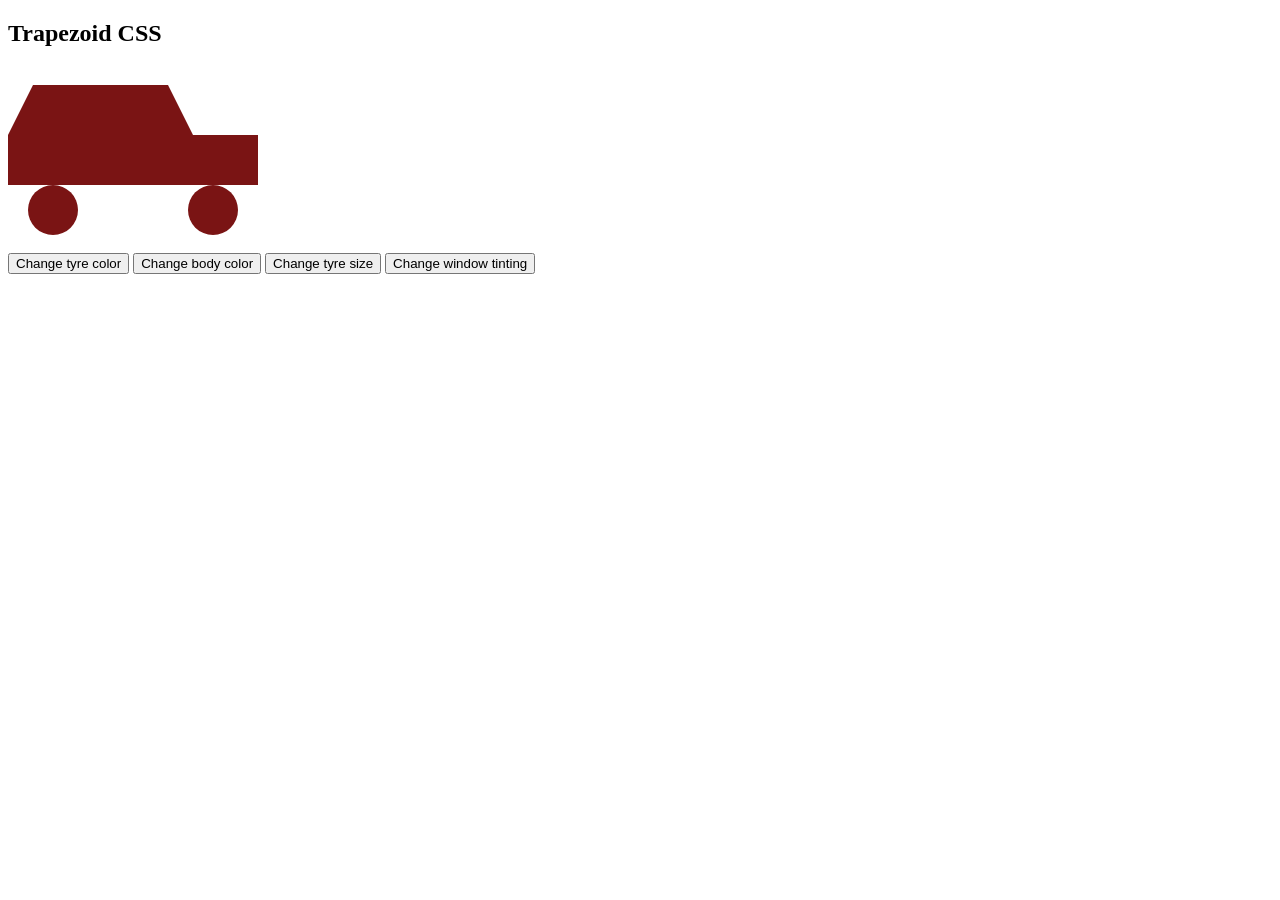
<file: Experiment_7/Car_Color_Changer/car_color.htm>
<!DOCTYPE html>
<html>
    <head>
        <style>
        .trapezoid {
            border-bottom: 50px solid rgb(122, 20, 20);
            border-left: 25px solid transparent;
            border-right: 25px solid transparent;
            height: 0px;
            width: 125px;
            padding-left: 10px;
        }
        .tyre {
            height: 50px;
            width: 50px;
            background-color: rgb(122, 20, 20);
            border-radius: 50%;
            margin-left: 20px;
        }
        .rectangle {
            height: 50px;
            width: 250px;
            background-color: rgb(122, 20, 20);
        }
        #tyre2 {
            margin-left: 180px;
            margin-top: -50px;
            }
            </style>
            <script src="https://ajax.googleapis.com/ajax/libs/jquery/3.6.0/jquery.min.js">
            </script>
            <script>
            $(document).ready( function() {
                $('#tyre').click( function() {
                    var newColor = prompt('Enter new tyre color', '#456');
                    $('.tyre').css('background-color', newColor);
                })
                $('#body').click( function() {
                    var newColor = prompt('Enter new car body color','#789');
                    $('.rectangle').css('background-color', newColor);
                })
                $('#window').click( function() {
                    var newColor = prompt('Enter new window color','#678');
                    var final = '50px solid ' + newColor;
                    $('.trapezoid').css('border-bottom', final);
                    $('.trapezoid').css('bordder-left', '25px solidtransparent');
                    $('.trapezoid').css('border-right', '25px solidtransparent');
                    $('.trapezoid').css('height', '0px');
                    $('.trapezoid').css('width', '125px');
                })
			$('#tyre-size').click( function() {
                    var newHeight = prompt('Enter new tyre height','50px');
                    var newWidth = prompt('Enter new tyre width', '50px');
                    var tp_margin = "-"+newHeight;
                    $('#tyre2').css('margin-top', tp_margin);
                    $('.tyre').css('border-radius', '50%');
                    $('.tyre').css('height', newHeight);
                    $('.tyre').css('width', newWidth);
                })
            })
            </script>
        </head>
    <body>
        <h2>Trapezoid CSS</h2>&nbsp;&nbsp;
        <div class="trapezoid "></div>
        <div class="rectangle "></div>
        <div class="tyre " id="tyre1"></div>
        <div class="tyre " id="tyre2"></div>
        <br>
        <button id="tyre" > Change tyre color </button>
        <button id="body"> Change body color </button>
        <button id="tyre-size"> Change tyre size </button>
        <button id="window"> Change window tinting </button>
        <div id="something"></div>
    </body>
</html>
</file>
<file: clock.css>
#clock{
font-size: 175px;
width: 900px;
margin: 200px;
text-align: center;
border: 2px solid black;
border-radius: 20px;
}

#full {
  position: absolute;
  height: 100%;
  width: 100%;
}
</file>
<file: Car/style.css>
/* CSS Reset */
*{
    margin: 0;
    padding: 0;
}

/* Sky Styling */
.sky {
    width: 100vw;
    height: 100vh;
    background-image: url(sky.jpeg);
    background-repeat: no-repeat;
    background-size: cover;
    position: absolute;
}

/* Tree Styling and positioning */
.tree {
    height: 100vh;
    background-image: url(tree-removebg-preview.png);
    background-repeat:no-repeat;
    background-size: cover;
}

/* Track Styling and positioning */
.track {
    background-image: url(track.jpeg);
    background-repeat: repeat-x;
    position: absolute;
    bottom: 0px;
    width: 1000vw;
    height: 20vh;
    animation: trackanimation 6s linear infinite;
}

/* Car Styling and positioning */
.car {
    background-image: url(car-removebg-preview.png);
    background-repeat: no-repeat;
    background-size: cover;
    width: 17rem;
    height: 4.699rem;
    position: absolute;
    bottom: 77px;
    left: 396px;
}

/* Wheel's Styling and positioning */
.wheel {
    position: absolute;
    animation: wheelanimation linear .6s infinite;
}
.wheel1 {
    background-image: url(wheel1-removebg-preview.png);
    background-size: contain;
    background-repeat: no-repeat;
    width: 46px;
    height: 49px;
    bottom: 71px;
    left: 570px;
}
.wheel2 {
    background-image: url(wheel2-removebg-preview.png);
    background-size: cover;
    background-repeat: no-repeat;
    width: 43px;
    height: 44px;
    bottom: 77px;
    left: 433px;
}

/* Rotation of the wheels */
@keyframes wheelanimation{
    100% {
        transform: rotate(360deg);
    }
}

/* Moving the track backwards */
@keyframes trackanimation {
    100% {
        transform: translate(-500vw);
    }
}
</file>
